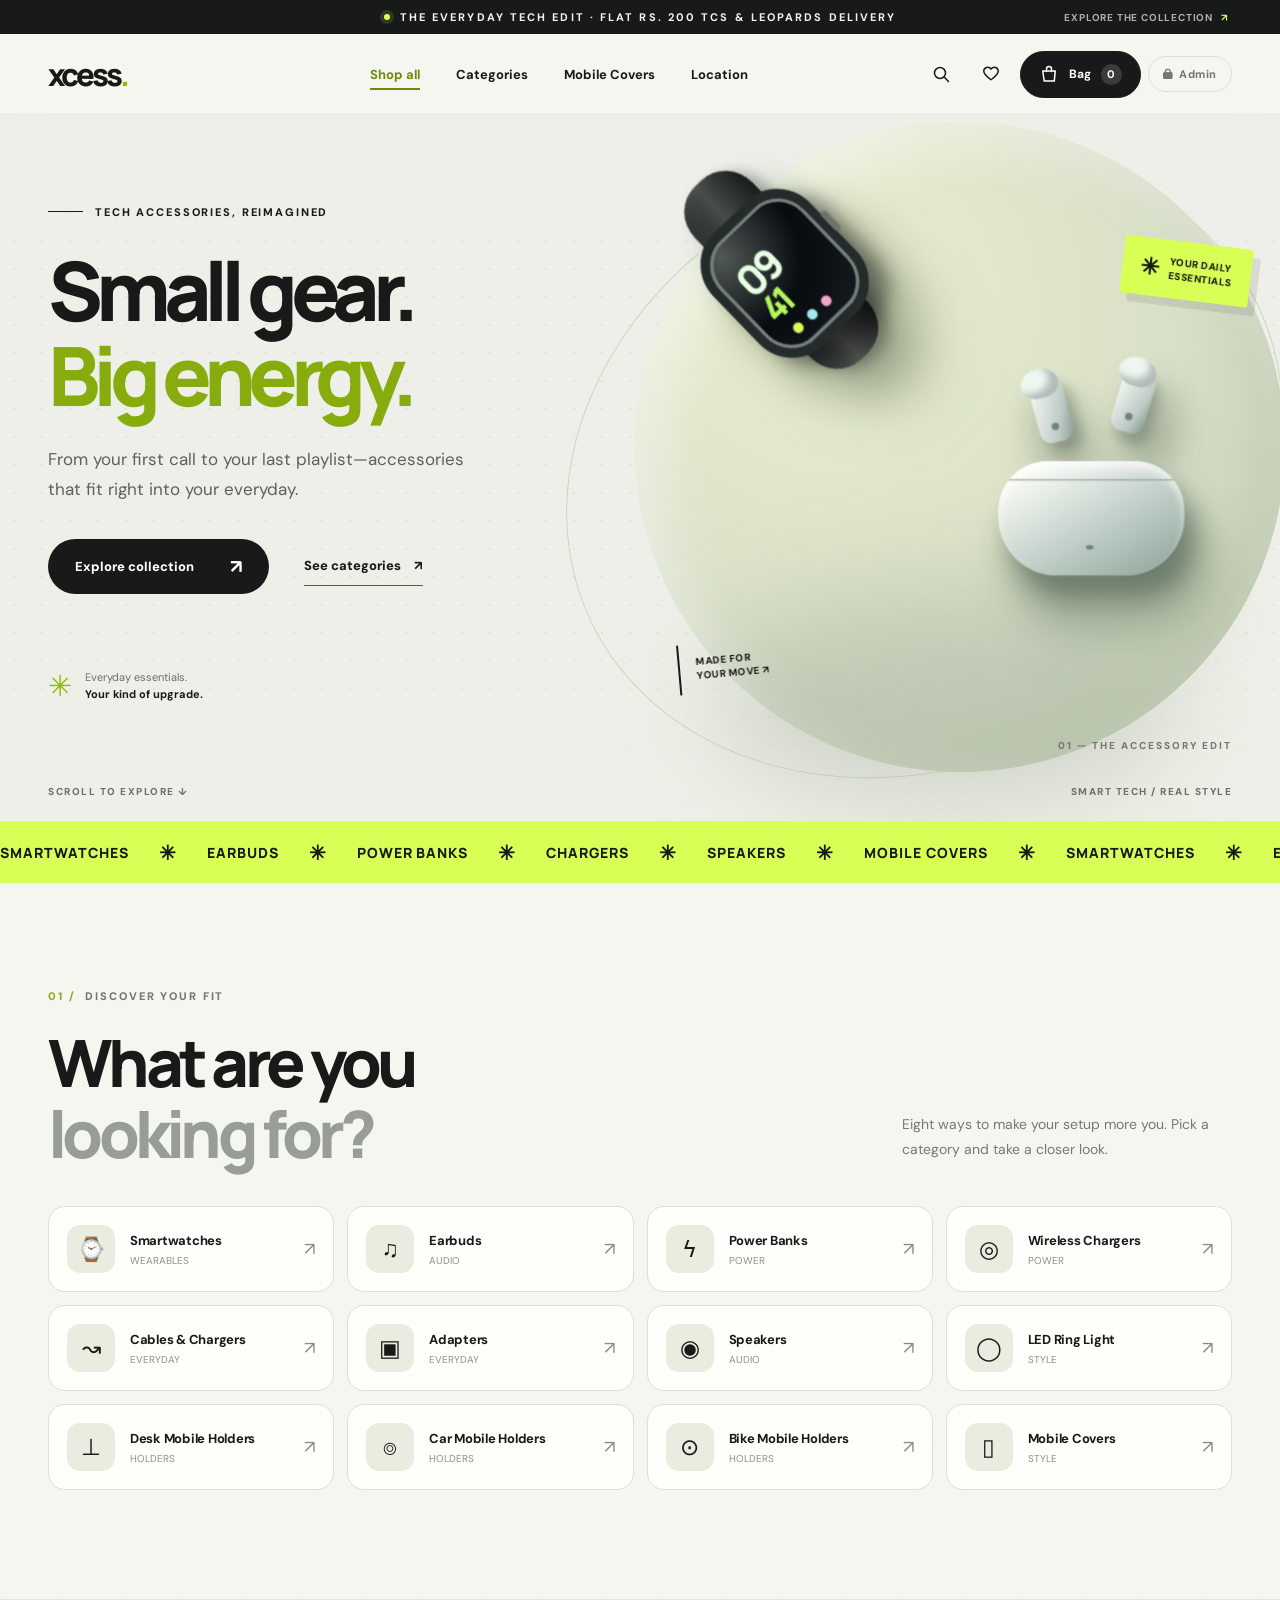
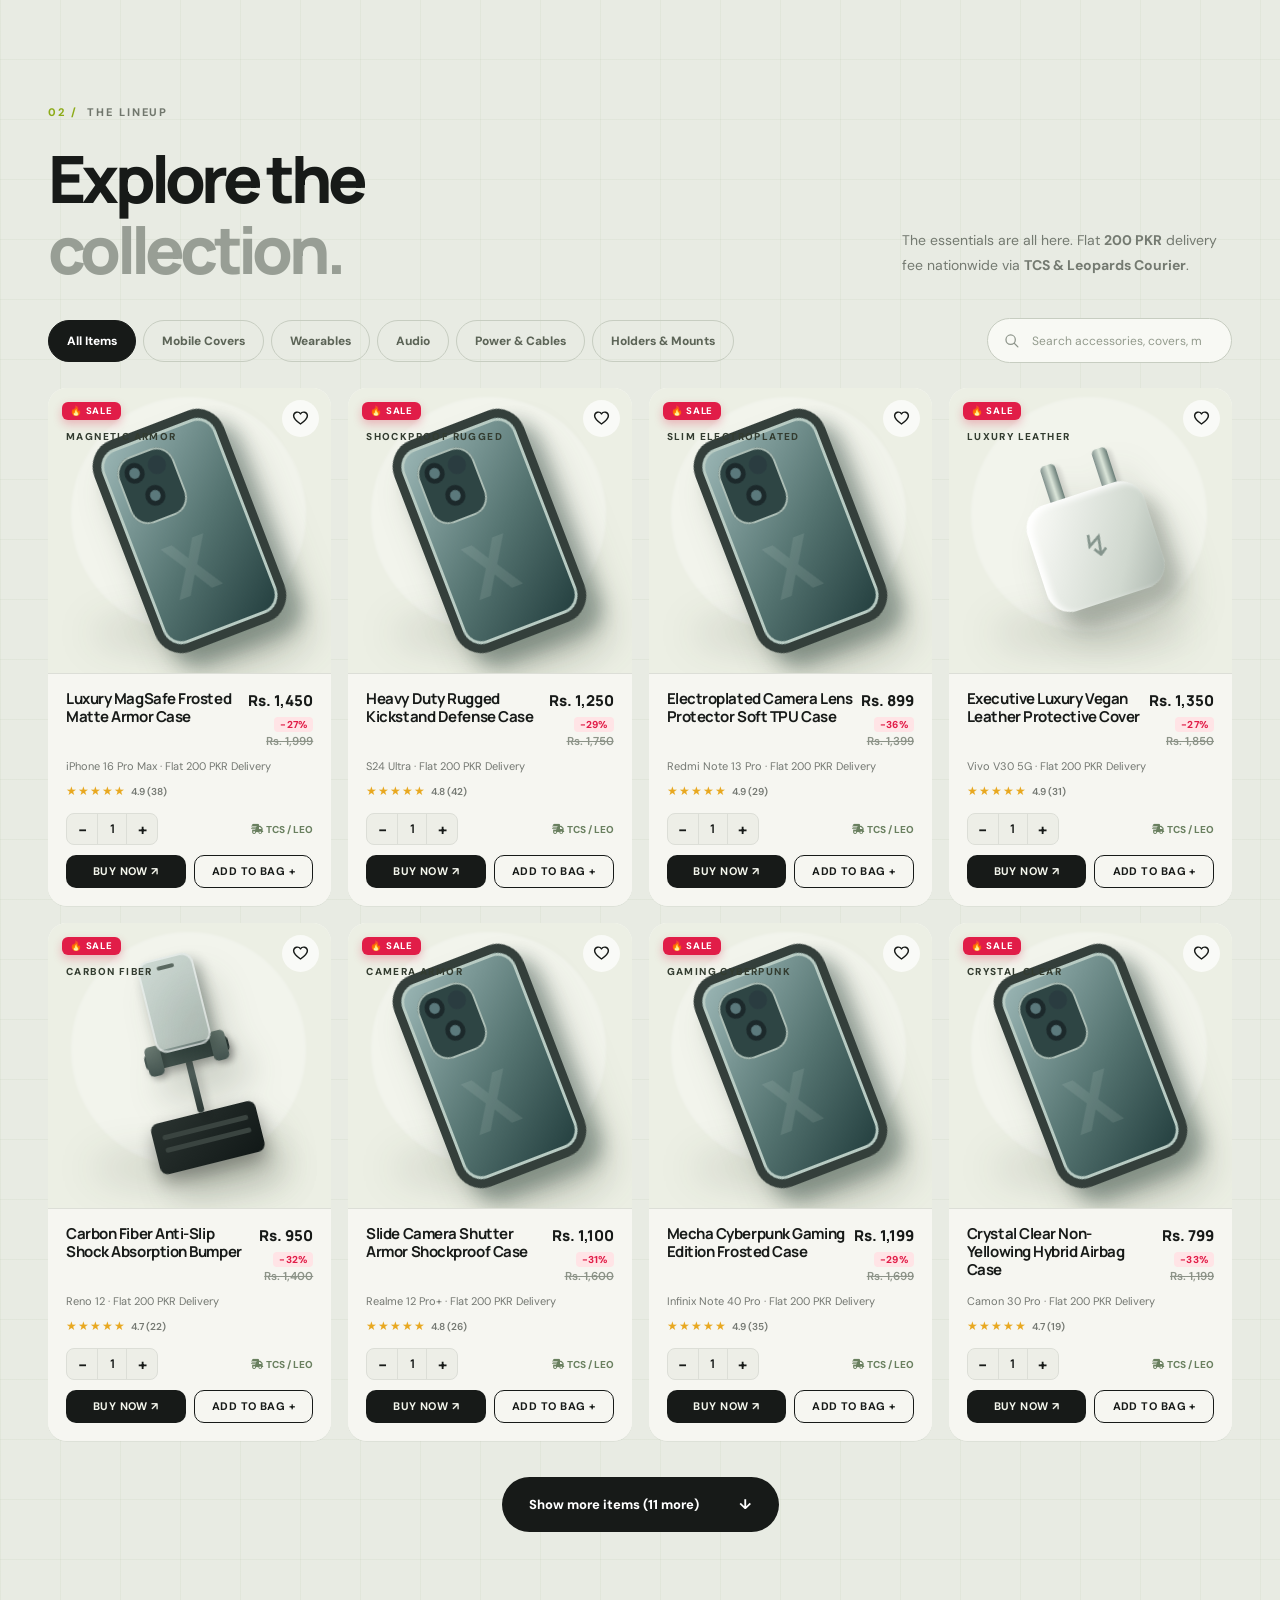
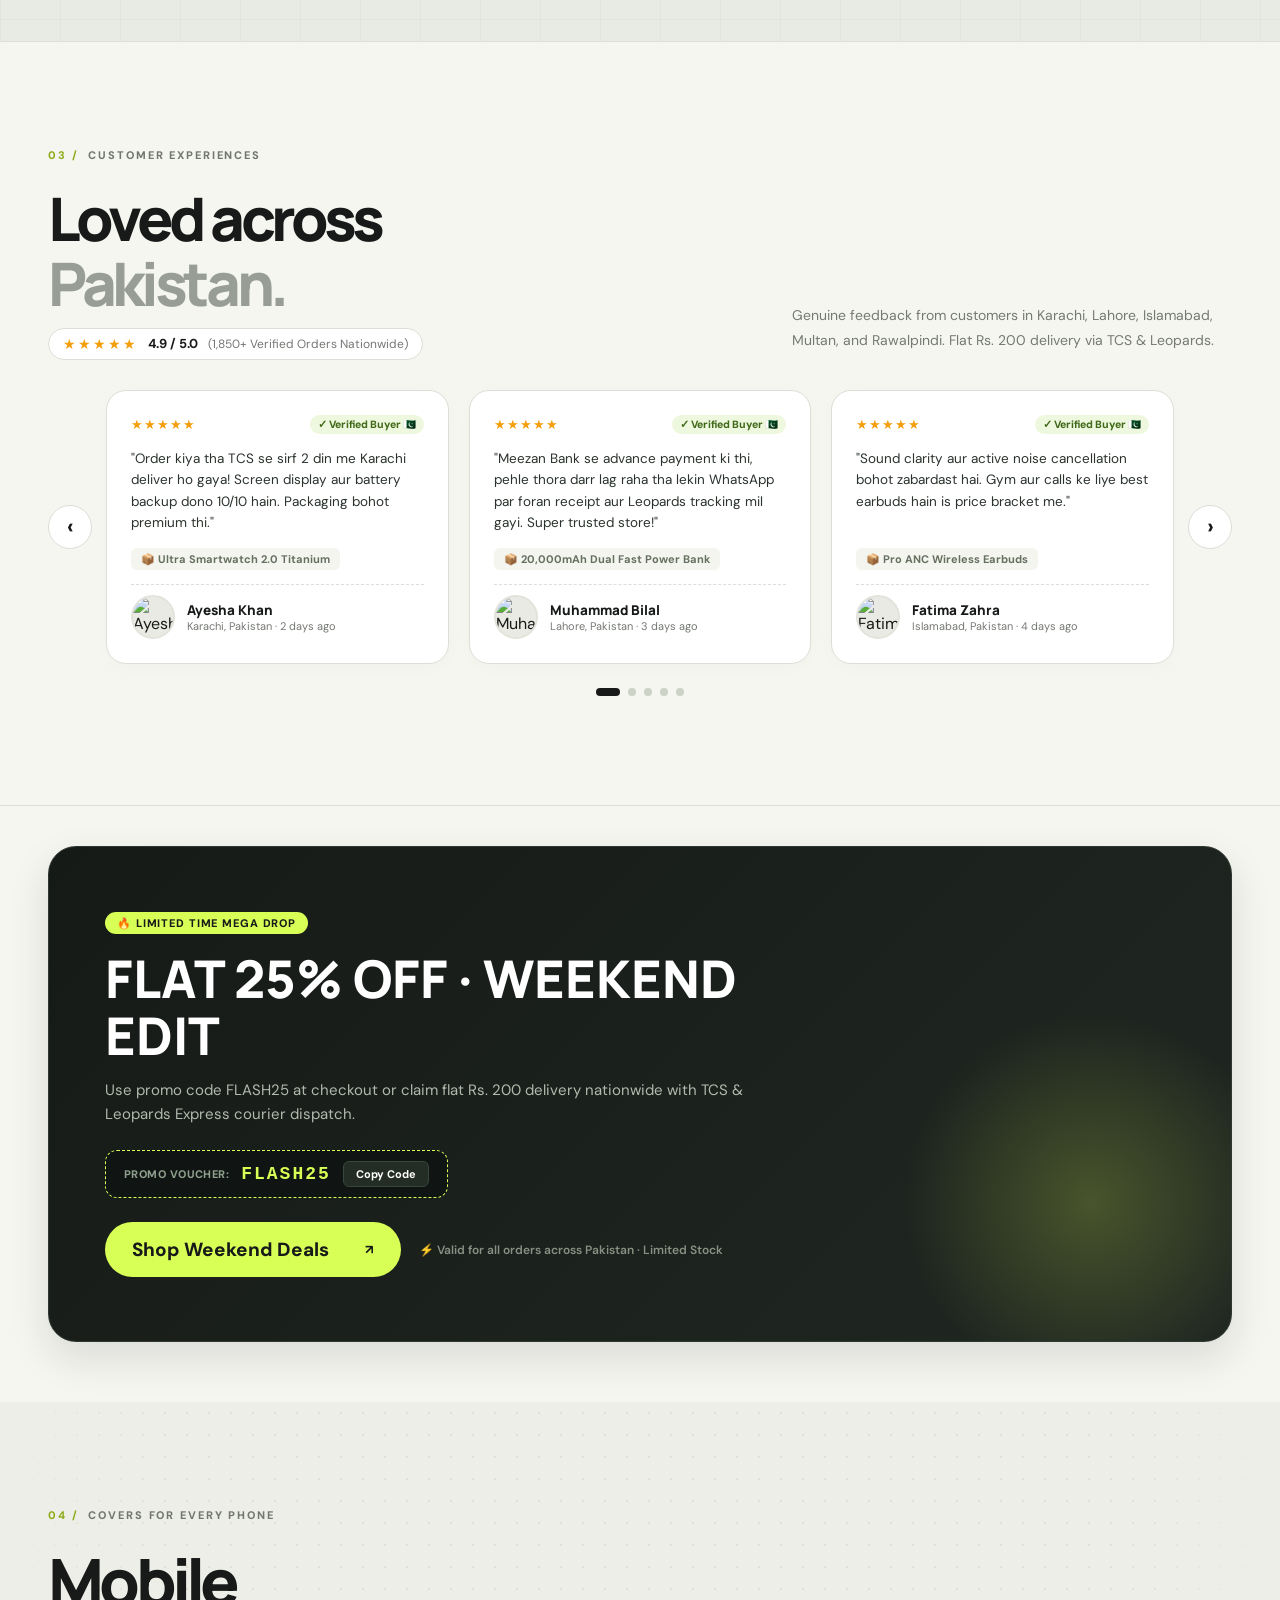
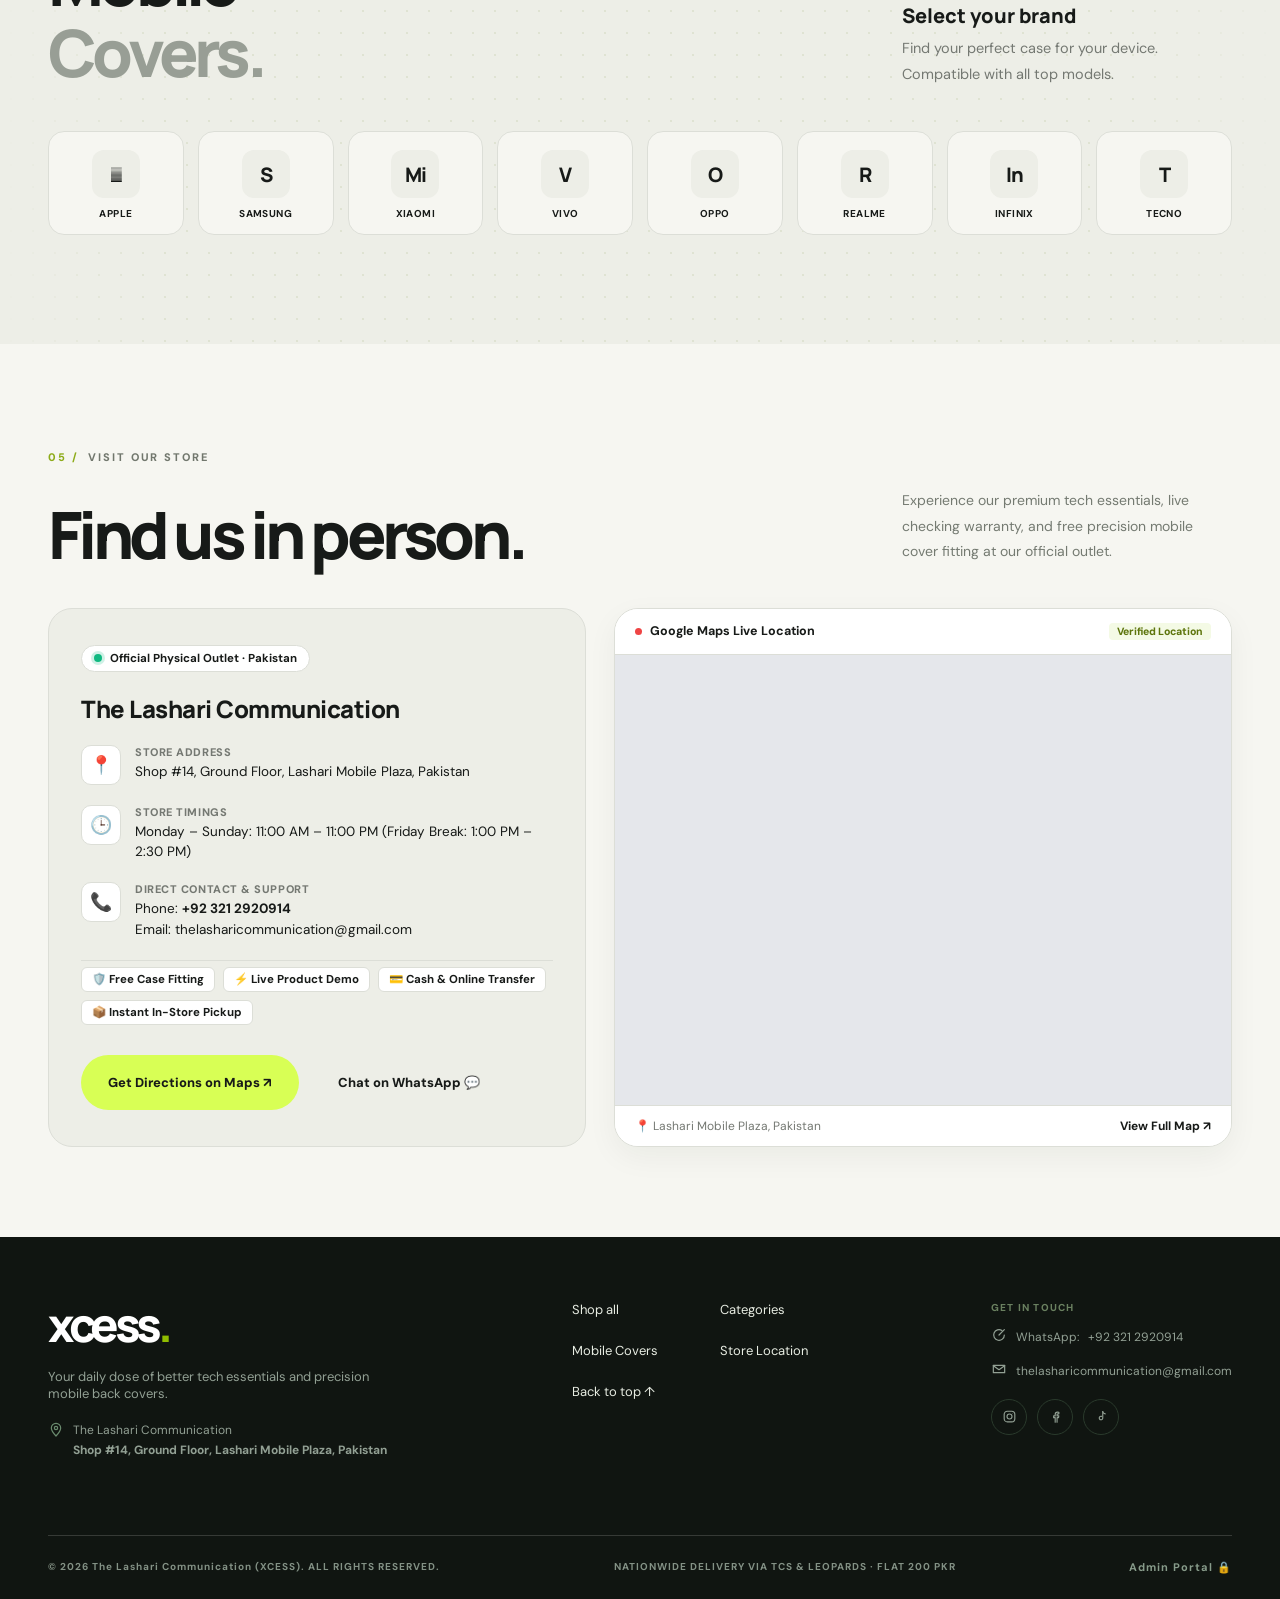
<file: index.html>
<!doctype html>
<html lang="en">
<head>
  <meta charset="UTF-8">
  <meta name="viewport" content="width=device-width, initial-scale=1">
  <meta name="theme-color" content="#171a18">
  <meta name="description" content="Discover smartwatches, earbuds, power banks, mobile covers, chargers, cables, adapters and speakers at The Lashari Communication (XCESS). Nationwide delivery across Pakistan.">
  <title>The Lashari Communication (XCESS) — Upgrade Your Everyday</title>

  <!-- Google Fonts: Manrope (Display) & DM Sans (Body) -->
  <link rel="preconnect" href="https://fonts.googleapis.com">
  <link rel="preconnect" href="https://fonts.gstatic.com" crossorigin>
  <link href="https://fonts.googleapis.com/css2?family=DM+Sans:ital,opsz,wght@0,9..40,400;0,9..40,500;0,9..40,600;0,9..40,700;1,9..40,400&family=Manrope:wght@400;500;600;700;800&display=swap" rel="stylesheet">

  <!-- Font Awesome Icons -->
  <link rel="stylesheet" href="https://cdnjs.cloudflare.com/ajax/libs/font-awesome/6.5.1/css/all.min.css">

  <!-- XCESS Design System Stylesheet -->
  <link rel="stylesheet" href="css/style.css">
</head>
<body>

  <!-- MOUSE-FOLLOW CURSOR GLOW -->
  <div id="cursor-glow" aria-hidden="true"></div>

  <!-- TOAST NOTIFICATION -->
  <div class="toast" id="toast" role="status" aria-live="polite"></div>

    <a class="skip-link" href="#collection">Skip to collection</a>

  <!-- ANNOUNCEMENT BAR -->
  <div class="topbar" id="topAnnouncementBar">
    <span class="pulse"></span>
    <span id="announcementCustomText">THE EVERYDAY TECH EDIT · FLAT RS. 200 TCS &amp; LEOPARDS DELIVERY</span>
    <span class="topbar-right">
      EXPLORE THE COLLECTION
      <span aria-hidden="true">↗</span>
    </span>
  </div>

  <!-- HEADER -->
  <header class="site-header" id="top">
    <div class="header-inner wrap">
      <a href="#top" class="brand" aria-label="XCESS home">
        xcess<span class="brand-dot">.</span>
      </a>

      <nav class="desktop-nav" aria-label="Main navigation">
        <a href="#collection" class="is-current">Shop all</a>
        <a href="#categories">Categories</a>
        <a href="#brands">Mobile Covers</a>
        <a href="#locationSection">Location</a>
        <a href="#about">Our vibe</a>
      </nav>

      <div class="header-actions">
        <!-- SEARCH -->
        <button id="searchToggle" class="icon-button" aria-label="Search collection" title="Search">
          <svg viewBox="0 0 24 24" aria-hidden="true">
            <circle cx="10.8" cy="10.8" r="6.6"/>
            <path d="m16 16 5 5"/>
          </svg>
        </button>

        <!-- WISHLIST -->
        <button id="favoritesToggle" class="icon-button fav-button" aria-label="Show saved favorites" title="Saved favorites">
          <svg viewBox="0 0 24 24" aria-hidden="true">
            <path d="M20.7 8.5c0 4.3-8.7 10.4-8.7 10.4S3.3 12.8 3.3 8.5A4.7 4.7 0 0 1 12 6.2a4.7 4.7 0 0 1 8.7 2.3Z"/>
          </svg>
          <span id="favoritesCount" class="count-badge" hidden>0</span>
        </button>

        <!-- SHOPPING BAG -->
        <button id="bagToggle" class="bag-button" aria-label="Open shopping bag">
          <svg viewBox="0 0 24 24" aria-hidden="true">
            <path d="M4.5 8.5h15l-1.2 12h-12l-1.8-12Z"/>
            <path d="M9 9V6a3 3 0 0 1 6 0v3"/>
          </svg>
          <span>Bag</span>
          <span class="bag-count" id="headerBagCount">0</span>
        </button>

        <!-- ADMIN PANEL BUTTON -->
        <button class="admin-header-btn" onclick="AdminController.promptLogin()" title="Store Admin">
          <i class="fa-solid fa-lock"></i> Admin
        </button>

        <!-- MOBILE MENU -->
        <button class="menu-button" id="menuToggle" aria-label="Open menu" aria-expanded="false">
          <span></span>
          <span></span>
        </button>
      </div>
    </div>

    <!-- MOBILE NAVIGATION -->
    <nav id="mobileNav" class="mobile-nav" aria-label="Mobile navigation" hidden>
      <a href="#collection">Shop all</a>
      <a href="#categories">Categories</a>
      <a href="#brands">Mobile Covers</a>
      <a href="#locationSection">Store Location</a>
      <a href="#about">Our vibe</a>
    </nav>
  </header>

  <main>
    <!-- HERO SECTION -->
    <section class="hero" id="heroSection" aria-labelledby="heroHeading">
      <div class="wrap hero-grid">
        <div class="hero-copy">
          <div class="eyebrow">
            <span class="eyebrow-line"></span>
            TECH ACCESSORIES, REIMAGINED
          </div>
          <h1 id="heroHeading">
            Small gear.<br>
            <em>Big energy.</em>
          </h1>
          <p>
            From your first call to your last playlist—accessories
            that fit right into your everyday.
          </p>
          <div class="hero-cta">
            <a class="button button-dark" href="#collection">
              Explore collection
              <span>↗</span>
            </a>
            <a class="text-link" href="#categories">
              See categories
              <span>↗</span>
            </a>
          </div>
          <div class="hero-note">
            <span class="mini-star">✳</span>
            <span>
              Everyday essentials.<br>
              <strong>Your kind of upgrade.</strong>
            </span>
          </div>
        </div>

        <!-- 3D PRODUCT ILLUSTRATIONS STAGE -->
        <div class="hero-stage" aria-label="Decorative smartwatch and earbuds illustrations">
          <div class="orbit orbit-one"></div>
          <div class="orbit orbit-two"></div>
          <div class="hero-disc"></div>
          <div class="hero-glow"></div>

          <!-- Pure CSS 3D Floating Watch -->
          <div class="hero-product hero-watch" id="heroWatch">
            <div class="art-root">
              <div class="art-object watch-object">
                <div class="watch-strap"></div>
                <div class="watch-face">
                  <div class="watch-time">09<span>41</span></div>
                  <div class="watch-dot"></div>
                </div>
              </div>
            </div>
          </div>

          <!-- Pure CSS 3D Floating Earbuds -->
          <div class="hero-product hero-earbuds" id="heroEarbuds">
            <div class="art-root">
              <div class="art-object buds-object">
                <div class="earbud one"></div>
                <div class="earbud two"></div>
                <div class="buds-case"></div>
              </div>
            </div>
          </div>

          <div class="hero-sticker sticker-top">
            <span>✳</span>
            YOUR DAILY<br>
            ESSENTIALS
          </div>
          <div class="hero-sticker sticker-bottom">
            MADE FOR<br>
            <strong>YOUR MOVE ↗</strong>
          </div>
          <div class="hero-bottom-label">
            01 — THE ACCESSORY EDIT
          </div>
        </div>
      </div>

      <div class="hero-index wrap">
        <span>SCROLL TO EXPLORE ↓</span>
        <span>SMART TECH / REAL STYLE</span>
      </div>
    </section>

    <!-- SCROLLING CATEGORY TICKER -->
    <div class="ticker" aria-label="Product categories">
      <div class="ticker-track" aria-hidden="true">
        SMARTWATCHES <span>✳</span>
        EARBUDS <span>✳</span>
        POWER BANKS <span>✳</span>
        CHARGERS <span>✳</span>
        SPEAKERS <span>✳</span>
        MOBILE COVERS <span>✳</span>
        SMARTWATCHES <span>✳</span>
        EARBUDS <span>✳</span>
        POWER BANKS <span>✳</span>
        CHARGERS <span>✳</span>
        SPEAKERS <span>✳</span>
        MOBILE COVERS <span>✳</span>
      </div>
      <div class="ticker-track" aria-hidden="true">
        SMARTWATCHES <span>✳</span>
        EARBUDS <span>✳</span>
        POWER BANKS <span>✳</span>
        CHARGERS <span>✳</span>
        SPEAKERS <span>✳</span>
        MOBILE COVERS <span>✳</span>
        SMARTWATCHES <span>✳</span>
        EARBUDS <span>✳</span>
        POWER BANKS <span>✳</span>
        CHARGERS <span>✳</span>
        SPEAKERS <span>✳</span>
        MOBILE COVERS <span>✳</span>
      </div>
    </div>

    <!-- CATEGORIES SECTION -->
    <section class="categories-section section-space wrap" id="categories">
      <div class="section-kicker">
        <span class="section-number">01 /</span>
        DISCOVER YOUR FIT
      </div>
      <div class="section-heading-row">
        <h2>
          What are you<br>
          <span class="muted">looking for?</span>
        </h2>
        <p>
          Eight ways to make your setup more you.
          Pick a category and take a closer look.
        </p>
      </div>

      <!-- Categories 12 Tiles -->
      <div class="category-strip" id="categoryStrip">
        <button class="category-tile reveal in-view" data-category="smartwatches">
          <span class="category-icon" aria-hidden="true">⌚</span>
          <span>
            <strong>Smartwatches</strong>
            <small>Wearables</small>
          </span>
          <span class="arrow" aria-hidden="true">↗</span>
        </button>

        <button class="category-tile reveal in-view" data-category="earbuds">
          <span class="category-icon" aria-hidden="true">♫</span>
          <span>
            <strong>Earbuds</strong>
            <small>Audio</small>
          </span>
          <span class="arrow" aria-hidden="true">↗</span>
        </button>

        <button class="category-tile reveal in-view" data-category="powerbanks">
          <span class="category-icon" aria-hidden="true">ϟ</span>
          <span>
            <strong>Power Banks</strong>
            <small>Power</small>
          </span>
          <span class="arrow" aria-hidden="true">↗</span>
        </button>

        <button class="category-tile reveal in-view" data-category="wirelesschargers">
          <span class="category-icon" aria-hidden="true">◎</span>
          <span>
            <strong>Wireless Chargers</strong>
            <small>Power</small>
          </span>
          <span class="arrow" aria-hidden="true">↗</span>
        </button>

        <button class="category-tile reveal in-view" data-category="cableschargers">
          <span class="category-icon" aria-hidden="true">↝</span>
          <span>
            <strong>Cables &amp; Chargers</strong>
            <small>Everyday</small>
          </span>
          <span class="arrow" aria-hidden="true">↗</span>
        </button>

        <button class="category-tile reveal in-view" data-category="adapters">
          <span class="category-icon" aria-hidden="true">▣</span>
          <span>
            <strong>Adapters</strong>
            <small>Everyday</small>
          </span>
          <span class="arrow" aria-hidden="true">↗</span>
        </button>

        <button class="category-tile reveal in-view" data-category="speakers">
          <span class="category-icon" aria-hidden="true">◉</span>
          <span>
            <strong>Speakers</strong>
            <small>Audio</small>
          </span>
          <span class="arrow" aria-hidden="true">↗</span>
        </button>

        <button class="category-tile reveal in-view" data-category="ringlight">
          <span class="category-icon" aria-hidden="true">◯</span>
          <span>
            <strong>LED Ring Light</strong>
            <small>Style</small>
          </span>
          <span class="arrow" aria-hidden="true">↗</span>
        </button>

        <button class="category-tile reveal in-view" data-category="deskholder">
          <span class="category-icon" aria-hidden="true">⊥</span>
          <span>
            <strong>Desk Mobile Holders</strong>
            <small>Holders</small>
          </span>
          <span class="arrow" aria-hidden="true">↗</span>
        </button>

        <button class="category-tile reveal in-view" data-category="carholder">
          <span class="category-icon" aria-hidden="true">⌾</span>
          <span>
            <strong>Car Mobile Holders</strong>
            <small>Holders</small>
          </span>
          <span class="arrow" aria-hidden="true">↗</span>
        </button>

        <button class="category-tile reveal in-view" data-category="bikeholder">
          <span class="category-icon" aria-hidden="true">⊙</span>
          <span>
            <strong>Bike Mobile Holders</strong>
            <small>Holders</small>
          </span>
          <span class="arrow" aria-hidden="true">↗</span>
        </button>

        <button class="category-tile reveal in-view" data-category="covers">
          <span class="category-icon" aria-hidden="true">▯</span>
          <span>
            <strong>Mobile Covers</strong>
            <small>Style</small>
          </span>
          <span class="arrow" aria-hidden="true">↗</span>
        </button>
      </div>
    </section>

    <!-- PRODUCTS COLLECTION -->
    <section class="collection-section section-space" id="collection">
      <div class="wrap">
        <div class="section-kicker">
          <span class="section-number">02 /</span>
          THE LINEUP
        </div>
        <div class="section-heading-row collection-heading">
          <h2>
            Explore the<br>
            <span class="muted">collection.</span>
          </h2>
          <p>
            The essentials are all here. Flat <strong>200 PKR</strong> delivery fee nationwide via <strong>TCS &amp; Leopards Courier</strong>.
          </p>
        </div>

        <!-- PRODUCT FILTERS & SEARCH -->
        <div class="collection-toolbar">
          <div class="filter-tabs" id="filters" role="group" aria-label="Filter products">
            <!-- Dynamically populated or interactive filters -->
          </div>

          <label class="search-field" id="searchField">
            <svg viewBox="0 0 24 24" aria-hidden="true">
              <circle cx="10.8" cy="10.8" r="6.6"/>
              <path d="m16 16 5 5"/>
            </svg>
            <input id="searchInput" type="search" placeholder="Search accessories, covers, models..." aria-label="Search accessories">
          </label>
        </div>

        <!-- PRODUCT CARDS INJECTED BY JS -->
        <div class="product-grid" id="productGrid"></div>

        <p class="empty-state" id="emptyState" hidden>
          No accessories found. Try a different search or filter.
        </p>

        <!-- SHOW MORE PRODUCTS BUTTON (2 Rows initially, then 3 more rows on click) -->
        <div id="loadMoreContainer">
          <button type="button" id="btnLoadMoreProducts" class="button button-dark">
            Show more items <span style="font-size:14px; margin-left:4px;">↓</span>
          </button>
        </div>
      </div>
    </section>

    <!-- CUSTOMER REVIEWS SECTION -->
    <section class="reviews-section section-space" id="reviewsSection">
      <div class="wrap">
        <div class="section-kicker">
          <span class="section-number">03 /</span>
          CUSTOMER EXPERIENCES
        </div>
        <div class="section-heading-row" style="margin-bottom:30px;">
          <div>
            <h2 style="font-size:clamp(36px, 5.5vw, 60px); margin:0;">
              Loved across<br>
              <span class="muted">Pakistan.</span>
            </h2>
            <div class="reviews-rating-banner">
              <div class="reviews-stars" aria-label="5 star rating">★★★★★</div>
              <strong>4.9 / 5.0</strong>
              <span>(1,850+ Verified Orders Nationwide)</span>
            </div>
          </div>
          <p style="max-width:440px;">
            Genuine feedback from customers in Karachi, Lahore, Islamabad, Multan, and Rawalpindi. Flat Rs. 200 delivery via TCS &amp; Leopards.
          </p>
        </div>

        <!-- CAROUSEL CONTROLS & REVIEWS CARDS (Auto-shuffled periodically) -->
        <div class="reviews-carousel-wrap">
          <button type="button" class="reviews-nav-btn prev-btn" id="prevReviewsBtn" aria-label="Previous reviews" title="Previous reviews">‹</button>
          <div class="reviews-grid" id="reviewsGrid"></div>
          <button type="button" class="reviews-nav-btn next-btn" id="nextReviewsBtn" aria-label="Next reviews" title="Next reviews">›</button>
        </div>

        <!-- INDICATOR DOTS -->
        <div class="reviews-dots" id="reviewsDots"></div>
      </div>
    </section>

    <!-- SPECIAL PROMO OFFER SECTION (Fully Editable in Admin) -->
    <section class="special-offer-section wrap" id="specialOfferSection">
      <div class="offer-card">
        <div class="offer-glow" aria-hidden="true"></div>
        <div class="offer-content">
          <span class="offer-badge" id="displayOfferTag">🔥 LIMITED TIME MEGA DROP</span>
          <h2 id="displayOfferTitle">FLAT 25% OFF · WEEKEND EDIT</h2>
          <p id="displayOfferDesc">Use promo code FLASH25 at checkout or claim flat Rs. 200 delivery nationwide with TCS &amp; Leopards Express courier dispatch.</p>
          
          <div class="offer-code-box">
            <span class="offer-code-label">PROMO VOUCHER:</span>
            <strong class="offer-code-val" id="displayOfferCode">FLASH25</strong>
            <button type="button" class="offer-copy-btn" id="btnCopyOfferCode" onclick="copyOfferPromoCode()">Copy Code</button>
          </div>

          <div class="offer-actions">
            <a href="#collection" class="button button-lime" id="displayOfferBtnLink">
              <span id="displayOfferBtnText">Shop Weekend Deals</span> ↗
            </a>
            <span class="offer-note" id="displayOfferNote">⚡ Valid for all orders across Pakistan · Limited Stock</span>
          </div>
        </div>
      </div>
    </section>

    <!-- ABOUT / EDITORIAL SECTION -->
    <section class="editorial-section" id="about" style="display:none;">
      <div class="wrap editorial-grid">
        <div class="editorial-art">
          <div class="editorial-loop"></div>
          <div class="editorial-dot">X.</div>
          <div class="editorial-word">
            EVERY<br>
            DAY.
          </div>
          <div class="editorial-corner">
            DESIGNED AROUND YOU ↗
          </div>
        </div>

        <div class="editorial-copy">
          <div class="section-kicker light-kicker">
            <span class="section-number">03 /</span>
            THE XCESS FEELING
          </div>
          <h2>
            Good tech.<br>
            <em>Better days.</em>
          </h2>
          <p>
            Power up, tune in, stay connected, and make your
            phone your own. Your everyday setup starts
            with the little things.
          </p>
          <a class="button button-lime" href="#collection">
            Find your essentials
            <span>↗</span>
          </a>
        </div>
      </div>
    </section>

    <!-- CLOSING SECTION -->
    <section class="closing-section wrap" id="closingSection" style="display:none;">
      <div class="closing-star">✳</div>
      <p>
        THE RIGHT ACCESSORY CHANGES THE WHOLE VIBE.
      </p>
      <h2>
        Make it yours<span>.</span>
      </h2>
      <a class="round-arrow" href="#collection" aria-label="Back to collection">
        ↗
      </a>
    </section>

    <!-- BRAND / MOBILE COVERS SECTION -->
    <section class="brand-section section-space" id="brands">
      <div class="wrap">
        <div class="section-kicker">
          <span class="section-number">04 /</span>
          COVERS FOR EVERY PHONE
        </div>
        <div class="section-heading-row brand-heading">
          <h2>
            Mobile<br>
            <span class="muted">Covers.</span>
          </h2>
          <div>
            <h3 style="font: 800 20px var(--display); color: var(--ink); margin: 0 0 6px;">Select your brand</h3>
            <p style="margin: 0; color: var(--muted); font-size: 14.5px;">
              Find your perfect case for your device. Compatible with all top models.
            </p>
          </div>
        </div>

        <div class="brand-grid" id="brandGrid">
          <div class="brand-card reveal in-view" data-brand="apple">
            <div class="brand-logo">
              <span class="brand-logo-text"></span>
            </div>
            <div class="brand-name">Apple</div>
          </div>
        
          <div class="brand-card reveal in-view" data-brand="samsung">
            <div class="brand-logo">
              <span class="brand-logo-text">S</span>
            </div>
            <div class="brand-name">Samsung</div>
          </div>
        
          <div class="brand-card reveal in-view" data-brand="xiaomi">
            <div class="brand-logo">
              <span class="brand-logo-text">Mi</span>
            </div>
            <div class="brand-name">Xiaomi</div>
          </div>
        
          <div class="brand-card reveal in-view" data-brand="vivo">
            <div class="brand-logo">
              <span class="brand-logo-text">V</span>
            </div>
            <div class="brand-name">Vivo</div>
          </div>
        
          <div class="brand-card reveal in-view" data-brand="oppo">
            <div class="brand-logo">
              <span class="brand-logo-text">O</span>
            </div>
            <div class="brand-name">Oppo</div>
          </div>
        
          <div class="brand-card reveal in-view" data-brand="realme">
            <div class="brand-logo">
              <span class="brand-logo-text">R</span>
            </div>
            <div class="brand-name">Realme</div>
          </div>
        
          <div class="brand-card reveal in-view" data-brand="infinix">
            <div class="brand-logo">
              <span class="brand-logo-text">In</span>
            </div>
            <div class="brand-name">Infinix</div>
          </div>
        
          <div class="brand-card reveal in-view" data-brand="tecno">
            <div class="brand-logo">
              <span class="brand-logo-text">T</span>
            </div>
            <div class="brand-name">Tecno</div>
          </div>
        </div>
      </div>
    </section>

    <!-- SHOP LOCATION / VISIT US SECTION -->
    <section class="location-section section-space" id="locationSection">
      <div class="wrap">
        <div class="section-kicker">
          <span class="section-number">05 /</span>
          VISIT OUR STORE
        </div>
        <div class="section-heading-row">
          <h2>
            <span id="displayLocationHeading">Find us in<br><span class="muted">person.</span></span>
          </h2>
          <p id="displayLocationDesc">
            Experience our premium tech essentials, live checking warranty, and free precision mobile cover fitting at our official outlet.
          </p>
        </div>

        <div class="location-grid">
          <!-- Left: Store Information Card -->
          <div class="location-info-card">
            <div class="location-badge">
              <span class="location-pulse"></span>
              Official Physical Outlet · Pakistan
            </div>

            <h3 class="location-store-title" id="displayLocationStoreTitle">The Lashari Communication</h3>
            
            <div class="location-detail-item">
              <div class="location-icon-box">📍</div>
              <div>
                <span class="location-detail-label">Store Address</span>
                <p class="location-detail-val shop-address-text" id="displayLocationAddress">
                  Shop #14, Ground Floor, Lashari Mobile Plaza, Pakistan
                </p>
              </div>
            </div>

            <div class="location-detail-item">
              <div class="location-icon-box">🕒</div>
              <div>
                <span class="location-detail-label">Store Timings</span>
                <p class="location-detail-val" id="displayLocationTimings">
                  <strong>Monday – Sunday:</strong> 11:00 AM – 11:00 PM<br>
                  <span style="color:var(--muted); font-size:12px;">(Friday Break: 1:00 PM – 2:30 PM)</span>
                </p>
              </div>
            </div>

            <div class="location-detail-item">
              <div class="location-icon-box">📞</div>
              <div>
                <span class="location-detail-label">Direct Contact &amp; Support</span>
                <p class="location-detail-val">
                  Phone: <strong class="shop-phone-text">+92 321 2920914</strong><br>
                  Email: <span class="shop-email-text">thelasharicommunication@gmail.com</span>
                </p>
              </div>
            </div>

            <div class="location-perks-row">
              <span class="location-perk-tag">🛡️ Free Case Fitting</span>
              <span class="location-perk-tag">⚡ Live Product Demo</span>
              <span class="location-perk-tag">💳 Cash &amp; Online Transfer</span>
              <span class="location-perk-tag">📦 Instant In-Store Pickup</span>
            </div>

            <div class="location-actions">
              <a id="shopMapLink" class="button button-lime" href="https://share.google/iiBvxUjHqCga5PFY1" target="_blank" rel="noopener">
                Get Directions on Maps ↗
              </a>
              <a class="button button-ghost shop-whatsapp-link" href="https://wa.me/923212920914" target="_blank" rel="noopener">
                Chat on WhatsApp 💬
              </a>
            </div>
          </div>

          <!-- Right: Interactive Google Map Card -->
          <div class="location-map-card">
            <div class="location-map-header">
              <div class="location-map-title">
                <span class="map-dot"></span>
                <span>Google Maps Live Location</span>
              </div>
              <span class="location-map-badge">Verified Location</span>
            </div>
            <div class="location-iframe-wrapper">
              <iframe 
                id="shopMapIframe"
                src="https://maps.google.com/maps?q=Shop%20%2314%2C%20Ground%20Floor%2C%20Lashari%20Mobile%20Plaza%2C%20Pakistan&t=&z=15&ie=UTF8&iwloc=&output=embed" 
                width="100%" 
                height="100%" 
                style="border:0;" 
                allowfullscreen="" 
                loading="lazy" 
                referrerpolicy="no-referrer-when-downgrade"
                title="Shop Physical Location Map">
              </iframe>
            </div>
            <div class="location-map-footer">
              <span>📍 Lashari Mobile Plaza, Pakistan</span>
              <a class="location-open-link" href="https://share.google/iiBvxUjHqCga5PFY1" target="_blank" rel="noopener">
                View Full Map ↗
              </a>
            </div>
          </div>
        </div>
      </div>
    </section>
  </main>

  <!-- FOOTER -->
  <footer class="site-footer">
    <div class="wrap footer-top">
      <div class="footer-about">
        <a class="brand footer-brand" href="#top">
          xcess<span class="brand-dot">.</span>
        </a>
        <p>Your daily dose of better tech essentials and precision mobile back covers.</p>
        <div class="footer-location">
          <span class="footer-location-icon" aria-hidden="true">
            <svg viewBox="0 0 24 24"><path d="M12 21s7-7.2 7-12a7 7 0 1 0-14 0c0 4.8 7 12 7 12Z"/><circle cx="12" cy="9" r="2.5"/></svg>
          </span>
          <span>The Lashari Communication<br><strong class="shop-address-text">Shop #14, Ground Floor, Lashari Mobile Plaza, Pakistan</strong></span>
        </div>
      </div>

      <div class="footer-links">
        <a href="#collection">Shop all</a>
        <a href="#categories">Categories</a>
        <a href="#brands">Mobile Covers</a>
        <a href="#locationSection">Store Location</a>
        <a href="#about">About</a>
        <a href="#top">Back to top ↑</a>
      </div>

      <div class="footer-contact">
        <span class="footer-contact-heading">Get in touch</span>
        <a class="footer-contact-link shop-whatsapp-link" href="https://wa.me/923212920914" target="_blank" rel="noopener">
          <span aria-hidden="true">
            <svg viewBox="0 0 24 24"><path d="M20 12a8 8 0 1 1-3.6-6.7"/><path d="M20 4 12 12"/></svg>
          </span>
          WhatsApp: <span class="shop-phone-text">+92 321 2920914</span>
        </a>
        <a class="footer-contact-link shop-email-link" href="mailto:thelasharicommunication@gmail.com">
          <span aria-hidden="true">
            <svg viewBox="0 0 24 24"><path d="M3.5 6.5h17v11h-17z"/><path d="m3.5 7 8.5 6 8.5-6"/></svg>
          </span>
          <span class="shop-email-text">thelasharicommunication@gmail.com</span>
        </a>

        <div class="footer-social">
          <a href="https://instagram.com/thelasharicommunication" id="footerInstaLink" target="_blank" rel="noopener" aria-label="Instagram" title="Instagram">
            <svg viewBox="0 0 24 24"><rect x="3.5" y="3.5" width="17" height="17" rx="5"/><circle cx="12" cy="12" r="4"/><circle cx="17.2" cy="6.8" r="0.6" fill="currentColor" stroke="none"/></svg>
          </a>
          <a href="https://facebook.com/thelasharicommunication" id="footerFbLink" target="_blank" rel="noopener" aria-label="Facebook" title="Facebook">
            <svg viewBox="0 0 24 24"><path d="M14.5 21v-7.2h2.4l.4-2.8h-2.8V9.1c0-.8.2-1.4 1.4-1.4h1.5V5.2A20 20 0 0 0 15 5c-2.1 0-3.5 1.3-3.5 3.6v2.4H9v2.8h2.5V21"/></svg>
          </a>
          <a href="https://tiktok.com/@thelasharicommunication" id="footerTiktokLink" target="_blank" rel="noopener" aria-label="TikTok" title="TikTok">
            <svg viewBox="0 0 24 24"><path d="M14 4v10.5a2.8 2.8 0 1 1-2-2.7"/><path d="M14 4c.3 2 1.8 3.5 4 3.8"/></svg>
          </a>
        </div>
      </div>
    </div>

    <div class="wrap footer-bottom">
      <span>
        &copy; <span id="year">2026</span> The Lashari Communication (XCESS). ALL RIGHTS RESERVED.
      </span>
      <span>
        NATIONWIDE DELIVERY VIA TCS &amp; LEOPARDS · FLAT 200 PKR
      </span>
      <span>
        <a href="portalsafe.html" style="color:#879b8a; text-decoration:none; font-size:11px;" title="Admin Portal Gateway">Admin Portal 🔒</a>
      </span>
    </div>
  </footer>

  <!-- PRODUCT QUICK VIEW DIALOG -->
  <dialog id="productDialog" class="site-dialog">
    <button class="dialog-close" data-close-dialog aria-label="Close details">&times;</button>
    <div id="dialogVisual" class="dialog-visual"></div>
    <div class="dialog-body">
      <span class="dialog-kicker" id="dialogCategory">XCESS COLLECTION</span>
      <h3 id="dialogTitle">Product Title</h3>
      <div style="display:flex; align-items:center; gap:12px; margin-bottom:12px;">
        <span style="font: 800 22px var(--display);" id="dialogPrice">Rs. 1,450</span>
        <span style="font-size: 13px; color: var(--muted); text-decoration: line-through;" id="dialogOldPrice">Rs. 1,999</span>
        <span style="font-size: 11px; background: var(--lime); color: var(--ink); padding: 2px 8px; border-radius: 4px; font-weight: 800;">Flat 200 PKR Delivery</span>
      </div>
      <p id="dialogDescription">Product description</p>
      <div class="dialog-note">
        <strong>Dispatch Partners:</strong> TCS Express &amp; Leopards Courier. Available in Cash on Delivery and Advance Payment.
      </div>
      <div style="display:grid; grid-template-columns: 1fr 1fr; gap:10px; margin-top:20px;">
        <button id="dialogBuyNowBtn" class="button button-dark" style="justify-content:center;">
          Buy Now <span>↗</span>
        </button>
        <button id="dialogAddCartBtn" class="button button-lime" style="justify-content:center;">
          Add to Bag <span>+</span>
        </button>
      </div>
    </div>
  </dialog>

  <!-- ORDER MODAL -->
  <dialog id="orderDialog" class="order-dialog">
    <div class="order-header">
      <h3>Place Your Order</h3>
      <button class="dialog-close" data-close-order aria-label="Close">&times;</button>
    </div>

    <div class="order-product-strip">
      <div class="order-product-art" id="orderArt"></div>
      <div style="flex:1;">
        <div class="order-product-name" id="orderProductName">Luxury Case</div>
        <div class="order-product-qty" id="orderProductQty">Qty: 1 · Rs. 1,450</div>
        <div style="font-size:11px; color:#6a8060; font-weight:700; margin-top:2px;">
          + Rs. 200 Delivery Fee (TCS / Leopards)
        </div>
      </div>
      <div style="text-align:right;">
        <div style="font-size:10px; color:var(--muted); text-transform:uppercase; font-weight:700;">Total</div>
        <strong id="orderTotalDisplay" style="font-family:var(--display); font-size:16px;">Rs. 1,650</strong>
      </div>
    </div>

    <form class="order-form" id="orderForm" novalidate>
      <div class="order-field">
        <label for="orderName">Your Full Name *</label>
        <input type="text" id="orderName" placeholder="e.g. Faizan Lashari" required>
      </div>

      <div class="order-field">
        <label for="orderPhone">Phone Number *</label>
        <input type="tel" id="orderPhone" placeholder="0300-1234567" required>
      </div>

      <div class="order-field">
        <label for="orderEmail">Email Address</label>
        <input type="email" id="orderEmail" placeholder="your@email.com">
      </div>

      <div class="order-field">
        <label for="orderAddress">Delivery Address *</label>
        <textarea id="orderAddress" placeholder="House/Flat #, Street, Area, City" required></textarea>
      </div>

      <div class="order-field">
        <label>Payment Method</label>
        <div class="payment-options">
          <div class="payment-option">
            <input type="radio" name="payment" id="payAdvance" value="Advance Payment" checked onchange="togglePaymentBox('advance')">
            <label for="payAdvance">
              <span class="pay-icon">💳</span>
              <span class="pay-title">Advance Payment</span>
              <span class="pay-sub">JazzCash / EasyPaisa / Bank Transfer</span>
            </label>
          </div>
          <div class="payment-option">
            <input type="radio" name="payment" id="payCOD" value="Cash on Delivery" onchange="togglePaymentBox('cod')">
            <label for="payCOD">
              <span class="pay-icon">💵</span>
              <span class="pay-title">Cash on Delivery</span>
              <span class="pay-sub">Pay when courier delivers</span>
            </label>
          </div>
        </div>

        <!-- Advance Bank Details Container -->
        <div class="advance-bank-details show" id="advanceBankDetails">
          <div style="display:flex; justify-content:space-between; align-items:center; margin-bottom:4px;">
            <span style="font-weight:700; color:var(--ink); font-size:11px; text-transform:uppercase; letter-spacing:0.04em;">Official Payment Accounts</span>
            <span style="font-size:10px; color:var(--muted); font-weight:600;">Click to copy number</span>
          </div>
          <div id="advanceAccountsList" style="display:flex; flex-direction:column; gap:8px;">
            <!-- Dynamically populated with active accounts -->
          </div>
          <p style="font-size:10px; color:var(--muted); margin:4px 0 0; line-height:1.4;">
            Payment transfer karne ke baad screenshot WhatsApp (<a href="https://wa.me/923212920914" target="_blank" class="shop-whatsapp-link" style="color:var(--ink); font-weight:700;"><span class="shop-phone-text">+92 321 2920914</span></a>) par share karein.
          </p>
        </div>
      </div>

      <button type="submit" class="order-submit">
        Confirm Order ↗
      </button>
    </form>

    <div class="order-success" id="orderSuccess">
      <div class="order-success-icon">✓</div>
      <h3>Order Placed!</h3>
      <p>Shukriya! Aapka order receive ho gaya hai. Hamari team jald hi aap se contact karegi aur parcel dispatch karegi.</p>
      <button class="button button-dark" data-close-order>
        Keep exploring <span>↗</span>
      </button>
    </div>
  </dialog>

  <!-- SHOPPING BAG DIALOG -->
  <dialog id="bagDialog" class="site-dialog bag-dialog">
    <button class="dialog-close" data-close-bag aria-label="Close bag">&times;</button>
    <div class="bag-dialog-content">
      <span class="bag-icon">◌</span>
      <span class="dialog-kicker">YOUR SHOPPING BAG</span>
      <h3>Your Bag</h3>

      <div class="bag-items-list" id="bagItemsList">
        <!-- Dynamically injected cart items -->
      </div>

      <div id="bagSummaryBox">
        <div class="bag-summary-row">
          <span>Subtotal</span>
          <span id="bagSubtotal">Rs. 0</span>
        </div>
        <div class="bag-summary-row">
          <span>Delivery (TCS / Leopards)</span>
          <span id="bagDelivery">Rs. 200 PKR</span>
        </div>
        <div class="bag-summary-row bag-summary-total">
          <span>Grand Total</span>
          <span id="bagGrandTotal">Rs. 0</span>
        </div>
        <button id="bagCheckoutBtn" class="button button-dark" style="width:100%; justify-content:center; margin-top:16px;">
          Proceed to Order <span>↗</span>
        </button>
      </div>

      <div id="bagEmptyView" style="display:none; padding: 20px 0;">
        <p>Your bag is currently empty.</p>
        <button class="button button-dark" data-close-bag style="margin-top:10px;">
          Explore collection <span>↗</span>
        </button>
      </div>
    </div>
  </dialog>

  <!-- STORE SCRIPTS -->
  <script src="js/data.js"></script>
  <script src="js/app.js"></script>
</body>
</html>
</file>
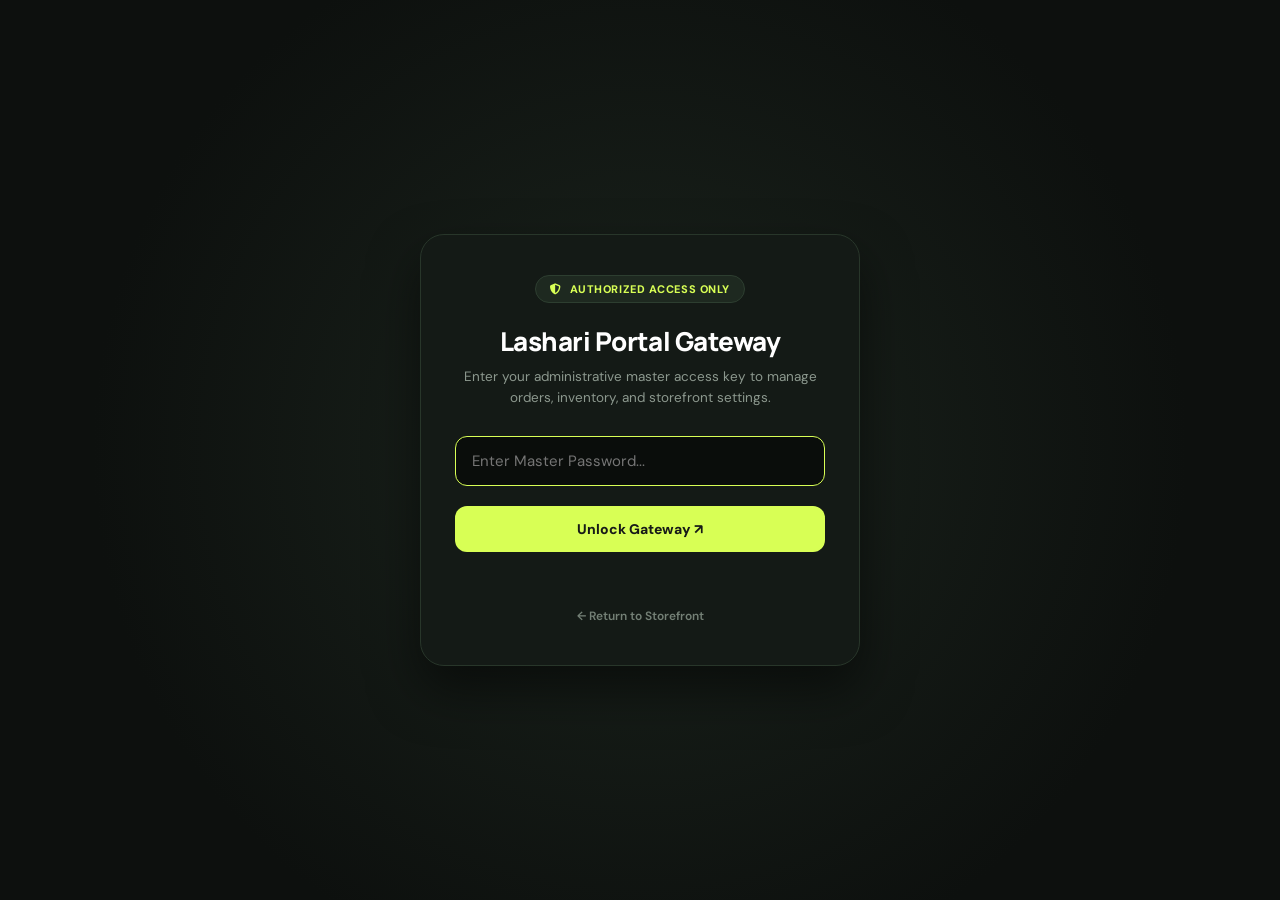
<file: portalsafe.html>
<!DOCTYPE html>
<html lang="en">
<head>
  <meta charset="UTF-8">
  <meta name="viewport" content="width=device-width, initial-scale=1.0">
  <title>Lashari Portal Gateway</title>
  <meta name="robots" content="noindex, nofollow">
  <link rel="preconnect" href="https://fonts.googleapis.com">
  <link rel="preconnect" href="https://fonts.gstatic.com" crossorigin>
  <link href="https://fonts.googleapis.com/css2?family=DM+Sans:ital,opsz,wght@0,9..40,100..1000;1,9..40,100..1000&family=Manrope:wght@200..800&display=swap" rel="stylesheet">
  <link rel="stylesheet" href="https://cdnjs.cloudflare.com/ajax/libs/font-awesome/6.5.1/css/all.min.css">
  <link rel="stylesheet" href="css/style.css">
  <style>
    body {
      background: #0d100e;
      color: #f2f5eb;
      min-height: 100vh;
      margin: 0;
      font-family: var(--font, 'DM Sans', sans-serif);
    }
    .portal-lock-wrap {
      min-height: 100vh;
      display: grid;
      place-items: center;
      padding: 24px;
      background: radial-gradient(circle at center, #1b241d 0%, #0d100e 70%);
    }
    .portal-card {
      background: #141a16;
      border: 1px solid #28362a;
      border-radius: 24px;
      padding: 40px 34px;
      width: 100%;
      max-width: 440px;
      box-shadow: 0 24px 50px rgba(0, 0, 0, 0.5);
      text-align: center;
    }
    .portal-badge {
      display: inline-flex;
      align-items: center;
      gap: 8px;
      background: #1e2920;
      color: var(--lime, #d8ff55);
      padding: 6px 14px;
      border-radius: 999px;
      font-size: 11px;
      font-weight: 800;
      letter-spacing: 0.05em;
      text-transform: uppercase;
      margin-bottom: 20px;
      border: 1px solid #2d3e30;
    }
    .portal-title {
      font: 800 26px var(--display, 'Manrope', sans-serif);
      color: #fff;
      margin: 0 0 8px;
      letter-spacing: -0.02em;
    }
    .portal-desc {
      color: #8c988e;
      font-size: 13.5px;
      margin: 0 0 28px;
      line-height: 1.5;
    }
    .portal-input-box {
      position: relative;
      margin-bottom: 20px;
    }
    .portal-input {
      width: 100%;
      background: #0a0d0b;
      border: 1.5px solid #2d3b2f;
      color: #fff;
      padding: 14px 16px;
      border-radius: 12px;
      font-size: 15px;
      font-family: inherit;
      box-sizing: border-box;
      outline: none;
      transition: border-color .2s;
    }
    .portal-input:focus {
      border-color: var(--lime, #d8ff55);
    }
    .portal-submit-btn {
      width: 100%;
      background: var(--lime, #d8ff55);
      color: #171a18;
      border: none;
      padding: 14px 20px;
      border-radius: 12px;
      font-size: 14px;
      font-weight: 800;
      cursor: pointer;
      transition: transform .2s, background .2s;
      font-family: inherit;
    }
    .portal-submit-btn:hover {
      transform: translateY(-2px);
      background: #cbf540;
    }
    .portal-msg {
      margin-top: 14px;
      font-size: 12px;
      font-weight: 600;
      min-height: 18px;
    }
    .portal-msg.error { color: #f87171; }
    .portal-msg.success { color: #4ade80; }
    .portal-back-link {
      display: inline-block;
      margin-top: 24px;
      color: #748076;
      font-size: 12px;
      text-decoration: none;
      font-weight: 600;
      transition: color .2s;
    }
    .portal-back-link:hover { color: #fff; }
    #adminDashboard { display: none; }
  </style>
</head>
<body>

  <!-- PORTAL GATEWAY AUTHENTICATION SCREEN -->
  <div class="portal-lock-wrap" id="portalLockScreen">
    <div class="portal-card">
      <div class="portal-badge">
        <i class="fa-solid fa-shield-halved"></i>
        Authorized Access Only
      </div>
      <h1 class="portal-title">Lashari Portal Gateway</h1>
      <p class="portal-desc">Enter your administrative master access key to manage orders, inventory, and storefront settings.</p>

      <form id="portalLoginForm" onsubmit="PortalAuth.handleLogin(event)">
        <div class="portal-input-box">
          <input 
            type="password" 
            id="portalPassInput" 
            class="portal-input" 
            placeholder="Enter Master Password..." 
            autocomplete="current-password" 
            required 
            autofocus
          >
        </div>
        <button type="submit" class="portal-submit-btn" id="portalSubmitBtn">
          Unlock Gateway ↗
        </button>
      </form>

      <div class="portal-msg" id="portalMsg"></div>

      <a href="index.html" class="portal-back-link">
        ← Return to Storefront
      </a>
    </div>
  </div>

  <!-- ==========================================================================
       AUTHENTICATED ADMIN DASHBOARD
       ========================================================================== -->
  <div id="adminDashboard" style="padding:40px 20px; background:#111412; min-height:100vh; color:#f2f5eb;">
    <div class="wrap">
      <div style="display:flex; justify-content:space-between; align-items:center; border-bottom:1px solid #232c25; padding-bottom:20px; margin-bottom:30px; flex-wrap:wrap; gap:16px;">
        <div style="display:flex; align-items:center; gap:16px;">
          <h2 style="font:800 24px var(--display); margin:0; color:#fff;">XCESS Store Admin</h2>
          <span style="font-size:11px; background:var(--lime); color:var(--ink); padding:2px 8px; border-radius:4px; font-weight:800;">MASTER CONTROL</span>
        </div>
        <div style="display:flex; gap:10px; flex-wrap:wrap; align-items:center;">
          <button type="button" class="admin-nav-btn active" data-tab="overview" onclick="AdminController.switchTab('overview')">Overview</button>
          <button type="button" class="admin-nav-btn" data-tab="orders" onclick="AdminController.switchTab('orders')">Orders</button>
          <button type="button" class="admin-nav-btn" data-tab="products" onclick="AdminController.switchTab('products')">Products</button>
          <button type="button" class="admin-nav-btn" data-tab="coupons" onclick="AdminController.switchTab('coupons')">Coupons</button>
          <button type="button" class="admin-nav-btn" data-tab="accounts" onclick="AdminController.switchTab('accounts')">Payment Accounts</button>
          <button type="button" class="admin-nav-btn" data-tab="settings" onclick="AdminController.switchTab('settings')">Settings</button>
          <a href="index.html" target="_blank" class="admin-btn admin-btn-secondary" style="text-decoration:none; display:inline-flex; align-items:center; gap:6px;">
            <span>Storefront ↗</span>
          </a>
          <button type="button" class="admin-btn admin-btn-danger" onclick="PortalAuth.logout()" style="cursor:pointer;">
            Logout ⏻
          </button>
        </div>
      </div>

      <!-- Tab: Overview -->
      <div class="admin-tab-section active" id="adminTab-overview">
        <div style="display:grid; grid-template-columns:repeat(auto-fit, minmax(200px, 1fr)); gap:16px; margin-bottom:32px;">
          <div style="background:#19201a; border:1px solid #263328; border-radius:18px; padding:20px;">
            <span style="color:#879b8a; font-size:11px; font-weight:700; text-transform:uppercase;">Total Sales</span>
            <div id="statTotalSales" style="font:800 28px var(--display); color:var(--lime); margin-top:6px;">Rs. 0</div>
          </div>
          <div style="background:#19201a; border:1px solid #263328; border-radius:18px; padding:20px;">
            <span style="color:#879b8a; font-size:11px; font-weight:700; text-transform:uppercase;">Total Orders</span>
            <div id="statTotalOrders" style="font:800 28px var(--display); color:#fff; margin-top:6px;">0</div>
          </div>
          <div style="background:#19201a; border:1px solid #263328; border-radius:18px; padding:20px;">
            <span style="color:#879b8a; font-size:11px; font-weight:700; text-transform:uppercase;">Products in Store</span>
            <div id="statTotalProducts" style="font:800 28px var(--display); color:#fff; margin-top:6px;">0</div>
          </div>
          <div style="background:#19201a; border:1px solid #263328; border-radius:18px; padding:20px;">
            <span style="color:#879b8a; font-size:11px; font-weight:700; text-transform:uppercase;">Pending Orders</span>
            <div id="statPendingOrders" style="font:800 28px var(--display); color:#f59e0b; margin-top:6px;">0</div>
          </div>
        </div>

        <!-- Quick Store Info Editor Directly in Overview -->
        <div style="background:#19201a; border:1px solid #263328; border-radius:18px; padding:24px; margin-bottom:28px;">
          <div style="display:flex; justify-content:space-between; align-items:center; margin-bottom:16px; flex-wrap:wrap; gap:12px;">
            <div>
              <h3 style="font:800 18px var(--display); margin:0; color:#fff;">Store Contact &amp; Physical Address</h3>
              <p style="color:#879b8a; font-size:12px; margin:4px 0 0;">Yahan se shop address, email aur WhatsApp number direct edit karein.</p>
            </div>
            <button type="button" class="button button-lime" onclick="AdminController.saveQuickContact()" style="padding:8px 18px; font-size:12px;">Save Quick Info ↗</button>
          </div>
          <div style="display:grid; grid-template-columns:repeat(auto-fit, minmax(220px, 1fr)); gap:14px;">
            <div class="order-field">
              <label style="color:#879b8a; font-size:11px; font-weight:700;">Physical Shop Address</label>
              <input type="text" id="quickShopAddress" style="background:#111412; border:1px solid #28332a; color:#fff; border-radius:8px; padding:10px;">
            </div>
            <div class="order-field">
              <label style="color:#879b8a; font-size:11px; font-weight:700;">Customer Support Email</label>
              <input type="email" id="quickShopEmail" style="background:#111412; border:1px solid #28332a; color:#fff; border-radius:8px; padding:10px;">
            </div>
            <div class="order-field">
              <label style="color:#879b8a; font-size:11px; font-weight:700;">Phone Number</label>
              <input type="text" id="quickShopPhone" style="background:#111412; border:1px solid #28332a; color:#fff; border-radius:8px; padding:10px;">
            </div>
            <div class="order-field">
              <label style="color:#879b8a; font-size:11px; font-weight:700;">WhatsApp Number (Without +)</label>
              <input type="text" id="quickShopWhatsapp" placeholder="923212920914" style="background:#111412; border:1px solid #28332a; color:#fff; border-radius:8px; padding:10px;">
            </div>
          </div>
        </div>

        <!-- Recent Orders Table Preview -->
        <div style="background:#19201a; border:1px solid #263328; border-radius:18px; padding:24px; overflow-x:auto;">
          <h3 style="font:800 18px var(--display); margin:0 0 16px; color:#fff;">Recent Orders</h3>
          <table style="width:100%; border-collapse:collapse; font-size:13px; text-align:left;">
            <thead>
              <tr style="border-bottom:1px solid #2c3a2f; color:#879b8a; font-size:11px; text-transform:uppercase;">
                <th style="padding:10px;">Order</th>
                <th style="padding:10px;">Customer</th>
                <th style="padding:10px;">Total</th>
                <th style="padding:10px;">Status</th>
                <th style="padding:10px;">Date</th>
              </tr>
            </thead>
            <tbody id="adminRecentOrdersTbody"></tbody>
          </table>
        </div>
      </div>

      <!-- Tab: Orders -->
      <div class="admin-tab-section" id="adminTab-orders">
        <div style="background:#19201a; border:1px solid #263328; border-radius:18px; padding:24px; overflow-x:auto;">
          <div style="display:flex; justify-content:space-between; align-items:center; flex-wrap:wrap; gap:12px; margin-bottom:16px;">
            <div>
              <h3 style="font:800 18px var(--display); margin:0; color:#fff;">Customer Orders</h3>
              <p id="adminOrdersCountText" style="color:#879b8a; font-size:12px; margin:4px 0 0;">Showing 0 of 0 orders</p>
            </div>
            <div style="display:flex; gap:10px; align-items:center; flex-wrap:wrap;">
              <select id="adminOrderStatusFilter" onchange="AdminController.filterOrdersByStatus(this.value)" style="background:#111412; border:1px solid #28332a; color:#fff; padding:8px 12px; border-radius:8px; font-size:12px;">
                <option value="all">All Statuses</option>
                <option value="pending">Pending</option>
                <option value="confirmed">Confirmed</option>
                <option value="shipped">Shipped</option>
                <option value="delivered">Delivered</option>
                <option value="cancelled">Cancelled</option>
              </select>
              <input type="text" id="adminOrderSearch" oninput="AdminController.searchOrders(this.value)" placeholder="Search orders..." style="background:#111412; border:1px solid #28332a; color:#fff; padding:8px 14px; border-radius:8px; font-size:12px;">
            </div>
          </div>
          <table style="width:100%; border-collapse:collapse; font-size:13px; text-align:left;">
            <thead>
              <tr style="border-bottom:1px solid #2c3a2f; color:#879b8a; font-size:11px; text-transform:uppercase;">
                <th style="padding:10px;">Order &amp; Courier</th>
                <th style="padding:10px;">Customer</th>
                <th style="padding:10px;">Items Ordered</th>
                <th style="padding:10px;">Total</th>
                <th style="padding:10px;">Payment Method</th>
                <th style="padding:10px;">Status</th>
                <th style="padding:10px; text-align:right;">Actions</th>
              </tr>
            </thead>
            <tbody id="adminOrdersTbody"></tbody>
          </table>
        </div>
      </div>

      <!-- Tab: Products -->
      <div class="admin-tab-section" id="adminTab-products">
        <div style="background:#19201a; border:1px solid #263328; border-radius:18px; padding:24px; margin-bottom:24px;">
          <div style="display:flex; justify-content:space-between; align-items:center; flex-wrap:wrap; gap:12px; margin-bottom:20px;">
            <div>
              <h3 style="font:800 18px var(--display); margin:0; color:#fff;">Store Products &amp; Pricing</h3>
              <p style="color:#879b8a; font-size:12px; margin:4px 0 0;">Product add karein, before &amp; current discount price set karein, aur "SALE" badge toggle karein.</p>
            </div>
            <div style="display:flex; gap:10px; align-items:center; flex-wrap:wrap;">
              <input type="text" id="adminProductSearch" oninput="AdminController.searchProducts(this.value)" placeholder="Search products..." style="background:#111412; border:1px solid #28332a; color:#fff; padding:8px 14px; border-radius:8px; font-size:12px;">
              <button type="button" class="admin-btn admin-btn-lime" onclick="AdminController.openProductForm()">+ Add New Product</button>
            </div>
          </div>

          <!-- Add / Edit Product Form Box -->
          <div id="adminProductFormBox" style="display:none; background:#111412; border:1px solid #2d3b2f; border-radius:14px; padding:22px; margin-bottom:24px;">
            <div style="display:flex; justify-content:space-between; align-items:center; margin-bottom:16px;">
              <h4 id="adminProductFormTitle" style="font:800 16px var(--display); color:var(--lime); margin:0;">Add New Product</h4>
              <button type="button" onclick="AdminController.closeProductForm()" style="background:none; border:none; color:#879b8a; font-size:20px; cursor:pointer;">&times;</button>
            </div>
            <form id="adminProductForm" onsubmit="AdminController.saveProduct(event)" style="display:grid; grid-template-columns:repeat(auto-fit, minmax(210px, 1fr)); gap:14px;">
              <input type="hidden" id="editProductId" value="">
              <div class="order-field" style="grid-column: 1 / -1;">
                <label style="color:#879b8a; font-size:11px; font-weight:700;">Product Title *</label>
                <input type="text" id="prodFormTitle" placeholder="e.g. Ultra Fast Qi2 Wireless Charger Stand" required style="background:#19201a; border:1px solid #28332a; color:#fff; border-radius:8px; padding:10px;">
              </div>
              <div class="order-field">
                <label style="color:#879b8a; font-size:11px; font-weight:700;">Category *</label>
                <select id="prodFormCategory" style="background:#19201a; border:1px solid #28332a; color:#fff; border-radius:8px; padding:10px;">
                  <option value="Smartwatch">Smartwatches</option>
                  <option value="Earbuds">Earbuds &amp; Audio</option>
                  <option value="Power Bank">Power Banks</option>
                  <option value="Charger">Fast Chargers</option>
                  <option value="Speaker">Bluetooth Speakers</option>
                  <option value="Mobile Cover">Mobile Covers</option>
                  <option value="Cables">Cables &amp; Adapters</option>
                  <option value="Holders">Mounts &amp; Holders</option>
                </select>
              </div>
              <div class="order-field">
                <label style="color:#879b8a; font-size:11px; font-weight:700;">Brand *</label>
                <select id="prodFormBrand" style="background:#19201a; border:1px solid #28332a; color:#fff; border-radius:8px; padding:10px;">
                  <option value="apple">Apple iPhone</option>
                  <option value="samsung">Samsung</option>
                  <option value="xiaomi">Xiaomi / Poco</option>
                  <option value="vivo">Vivo</option>
                  <option value="oppo">Oppo</option>
                  <option value="realme">Realme</option>
                  <option value="infinix">Infinix</option>
                  <option value="tecno">Tecno</option>
                  <option value="general">Universal Tech</option>
                </select>
              </div>
              <div class="order-field">
                <label style="color:#879b8a; font-size:11px; font-weight:700;">Current Selling Price (PKR) *</label>
                <input type="number" id="prodFormPrice" placeholder="e.g. 1850" min="1" required style="background:#19201a; border:1px solid #28332a; color:var(--lime); font-weight:800; border-radius:8px; padding:10px;">
              </div>
              <div class="order-field">
                <label style="color:#879b8a; font-size:11px; font-weight:700;">Before Price / Original Price (Optional)</label>
                <input type="number" id="prodFormOldPrice" placeholder="e.g. 2499 (Optional strikethrough)" min="0" style="background:#19201a; border:1px solid #28332a; color:#adb5a8; border-radius:8px; padding:10px;">
              </div>
              <div class="order-field" style="display:flex; flex-direction:column; justify-content:center;">
                <label style="color:#879b8a; font-size:11px; font-weight:700; margin-bottom:6px;">Sale Badge Control</label>
                <label style="display:flex; align-items:center; gap:8px; cursor:pointer; color:#fff; font-size:12.5px;">
                  <input type="checkbox" id="prodFormIsOnSale" checked style="width:16px; height:16px; accent-color:var(--lime);">
                  <span>Show '🔥 SALE' Badge on this product</span>
                </label>
              </div>
              <div class="order-field">
                <label style="color:#879b8a; font-size:11px; font-weight:700;">Stock Available *</label>
                <input type="number" id="prodFormStock" value="25" min="0" required style="background:#19201a; border:1px solid #28332a; color:#fff; border-radius:8px; padding:10px;">
              </div>
              <div class="order-field" style="grid-column: 1 / -1;">
                <label style="color:#879b8a; font-size:11px; font-weight:700;">Image URL</label>
                <input type="url" id="prodFormImage" placeholder="https://images.unsplash.com/..." style="background:#19201a; border:1px solid #28332a; color:#fff; border-radius:8px; padding:10px;">
              </div>
              <div class="order-field" style="grid-column: 1 / -1;">
                <label style="color:#879b8a; font-size:11px; font-weight:700;">Product Description</label>
                <textarea id="prodFormDescription" rows="2" placeholder="Brief technical and checking warranty details..." style="background:#19201a; border:1px solid #28332a; color:#fff; border-radius:8px; padding:10px;"></textarea>
              </div>
              <div style="grid-column: 1 / -1; display:flex; gap:10px; margin-top:6px;">
                <button type="submit" class="admin-btn admin-btn-lime">Save Product</button>
                <button type="button" class="admin-btn admin-btn-secondary" onclick="AdminController.closeProductForm()">Cancel</button>
              </div>
            </form>
          </div>

          <!-- Products Table -->
          <div style="overflow-x:auto;">
            <table style="width:100%; border-collapse:collapse; font-size:13px; text-align:left;">
              <thead>
                <tr style="border-bottom:1px solid #2c3a2f; color:#879b8a; font-size:11px; text-transform:uppercase;">
                  <th style="padding:10px;">Product &amp; Brand</th>
                  <th style="padding:10px;">Category</th>
                  <th style="padding:10px;">Current Price</th>
                  <th style="padding:10px;">Before Price</th>
                  <th style="padding:10px;">Discount %</th>
                  <th style="padding:10px;">Sale Tag</th>
                  <th style="padding:10px;">Stock</th>
                  <th style="padding:10px; text-align:right;">Actions</th>
                </tr>
              </thead>
              <tbody id="adminProductsTbody"></tbody>
            </table>
          </div>
        </div>
      </div>

      <!-- Tab: Coupons -->
      <div class="admin-tab-section" id="adminTab-coupons">
        <div style="background:#19201a; border:1px solid #263328; border-radius:18px; padding:24px;">
          <div style="display:flex; justify-content:space-between; align-items:center; flex-wrap:wrap; gap:12px; margin-bottom:20px;">
            <div>
              <h3 style="font:800 18px var(--display); margin:0; color:#fff;">Promo Coupons &amp; Vouchers</h3>
              <p style="color:#879b8a; font-size:12px; margin:4px 0 0;">Customer discount codes create karein, percentage ya flat PKR discount set karein.</p>
            </div>
            <button type="button" class="admin-btn admin-btn-lime" onclick="AdminController.openCouponForm()">+ Add New Coupon</button>
          </div>

          <!-- Add / Edit Coupon Form Box -->
          <div id="adminCouponFormBox" style="display:none; background:#111412; border:1px solid #2d3b2f; border-radius:14px; padding:20px; margin-bottom:24px;">
            <div style="display:flex; justify-content:space-between; align-items:center; margin-bottom:14px;">
              <h4 id="adminCouponFormTitle" style="font:800 15px var(--display); color:var(--lime); margin:0;">Create New Coupon</h4>
              <button type="button" onclick="AdminController.closeCouponForm()" style="background:none; border:none; color:#879b8a; font-size:18px; cursor:pointer;">&times;</button>
            </div>
            <form id="adminCouponForm" onsubmit="AdminController.saveCoupon(event)" style="display:grid; grid-template-columns:repeat(auto-fit, minmax(200px, 1fr)); gap:14px;">
              <div class="order-field">
                <label style="color:#879b8a; font-size:11px; font-weight:700;">Coupon Code *</label>
                <input type="text" id="couponFormCode" placeholder="e.g. FLASH25, SAVE500" required style="background:#19201a; border:1px solid #28332a; color:#fff; border-radius:8px; padding:10px; text-transform:uppercase;">
              </div>
              <div class="order-field">
                <label style="color:#879b8a; font-size:11px; font-weight:700;">Discount Type *</label>
                <select id="couponFormType" style="background:#19201a; border:1px solid #28332a; color:#fff; border-radius:8px; padding:10px;">
                  <option value="percent">Percentage (% OFF)</option>
                  <option value="fixed">Fixed Amount (PKR OFF)</option>
                </select>
              </div>
              <div class="order-field">
                <label style="color:#879b8a; font-size:11px; font-weight:700;">Discount Value *</label>
                <input type="number" id="couponFormValue" placeholder="e.g. 20 (for 20%) or 300 (for 300 PKR)" min="1" required style="background:#19201a; border:1px solid #28332a; color:#fff; border-radius:8px; padding:10px;">
              </div>
              <div class="order-field">
                <label style="color:#879b8a; font-size:11px; font-weight:700;">Coupon Description / Label</label>
                <input type="text" id="couponFormLabel" placeholder="e.g. Weekend Flash Sale 25%" style="background:#19201a; border:1px solid #28332a; color:#fff; border-radius:8px; padding:10px;">
              </div>
              <div style="grid-column:1 / -1; display:flex; gap:10px; margin-top:6px;">
                <button type="submit" class="admin-btn admin-btn-lime">Save Coupon</button>
                <button type="button" class="admin-btn admin-btn-secondary" onclick="AdminController.closeCouponForm()">Cancel</button>
              </div>
            </form>
          </div>

          <!-- Coupons Table -->
          <div style="overflow-x:auto;">
            <table style="width:100%; border-collapse:collapse; font-size:13px; text-align:left;">
              <thead>
                <tr style="border-bottom:1px solid #2c3a2f; color:#879b8a; font-size:11px; text-transform:uppercase;">
                  <th style="padding:10px;">Coupon Code</th>
                  <th style="padding:10px;">Discount Offered</th>
                  <th style="padding:10px;">Description / Label</th>
                  <th style="padding:10px; text-align:right;">Actions</th>
                </tr>
              </thead>
              <tbody id="adminCouponsTbody"></tbody>
            </table>
          </div>
        </div>
      </div>

      <!-- Tab: Payment Accounts -->
      <div class="admin-tab-section" id="adminTab-accounts">
        <div style="background:#19201a; border:1px solid #263328; border-radius:18px; padding:24px; margin-bottom:24px;">
          <div style="display:flex; justify-content:space-between; align-items:center; flex-wrap:wrap; gap:12px; margin-bottom:20px;">
            <div>
              <h3 style="font:800 18px var(--display); margin:0; color:#fff;">Advance Payment Accounts Control</h3>
              <p style="color:#879b8a; font-size:12px; margin:4px 0 0;">Customer order form me kaunse accounts show honge, unko yahan se edit karein aur hide / unhide karein.</p>
            </div>
            <button type="button" class="admin-btn admin-btn-lime" onclick="AdminController.openAccountForm()">+ Add New Account</button>
          </div>

          <!-- Add / Edit Account Form Box -->
          <div id="adminAccountFormBox" style="display:none; background:#111412; border:1px solid #2d3b2f; border-radius:14px; padding:20px; margin-bottom:24px;">
            <div style="display:flex; justify-content:space-between; align-items:center; margin-bottom:14px;">
              <h4 id="adminAccountFormTitle" style="font:800 15px var(--display); color:var(--lime); margin:0;">Add New Payment Account</h4>
              <button type="button" onclick="AdminController.closeAccountForm()" style="background:none; border:none; color:#879b8a; font-size:18px; cursor:pointer;">&times;</button>
            </div>
            <form id="adminAccountForm" onsubmit="AdminController.savePaymentAccount(event)" style="display:grid; grid-template-columns:repeat(auto-fit, minmax(220px, 1fr)); gap:14px;">
              <input type="hidden" id="editAccountId" value="">
              <div class="order-field">
                <label style="color:#879b8a; font-size:11px; font-weight:700;">Bank / Wallet Name *</label>
                <input type="text" id="accFormBank" placeholder="e.g. Meezan Bank, JazzCash, EasyPaisa, SadaPay" required style="background:#19201a; border:1px solid #28332a; color:#fff; border-radius:8px; padding:10px;">
              </div>
              <div class="order-field">
                <label style="color:#879b8a; font-size:11px; font-weight:700;">Account Title *</label>
                <input type="text" id="accFormTitle" placeholder="e.g. Faizan Lashari" required style="background:#19201a; border:1px solid #28332a; color:#fff; border-radius:8px; padding:10px;">
              </div>
              <div class="order-field">
                <label style="color:#879b8a; font-size:11px; font-weight:700;">Account / Mobile Number *</label>
                <input type="text" id="accFormNumber" placeholder="e.g. 0300-1234567 or 0101-01020304050" required style="background:#19201a; border:1px solid #28332a; color:#fff; border-radius:8px; padding:10px;">
              </div>
              <div class="order-field" style="display:flex; flex-direction:column; justify-content:center;">
                <label style="color:#879b8a; font-size:11px; font-weight:700; margin-bottom:8px;">Customer Visibility Status</label>
                <label style="display:flex; align-items:center; gap:8px; cursor:pointer; color:#fff; font-size:13px;">
                  <input type="checkbox" id="accFormActive" checked style="width:16px; height:16px; accent-color:var(--lime);">
                  <span>Show to Customer (Unhidden)</span>
                </label>
              </div>
              <div style="grid-column:1 / -1; display:flex; gap:10px; margin-top:6px;">
                <button type="submit" class="admin-btn admin-btn-lime">Save Account</button>
                <button type="button" class="admin-btn admin-btn-secondary" onclick="AdminController.closeAccountForm()">Cancel</button>
              </div>
            </form>
          </div>

          <!-- Accounts Table -->
          <div style="overflow-x:auto;">
            <table style="width:100%; border-collapse:collapse; font-size:13px; text-align:left;">
              <thead>
                <tr style="border-bottom:1px solid #2c3a2f; color:#879b8a; font-size:11px; text-transform:uppercase;">
                  <th style="padding:10px;">Bank / Wallet</th>
                  <th style="padding:10px;">Account Title</th>
                  <th style="padding:10px;">Account / Mobile #</th>
                  <th style="padding:10px;">Visibility</th>
                  <th style="padding:10px; text-align:right;">Actions</th>
                </tr>
              </thead>
              <tbody id="adminAccountsTbody"></tbody>
            </table>
          </div>
        </div>
      </div>

      <!-- Tab: Settings -->
      <div class="admin-tab-section" id="adminTab-settings">
        <div style="background:#19201a; border:1px solid #263328; border-radius:18px; padding:24px;">
          <h3 style="font:800 18px var(--display); margin:0 0 16px; color:#fff;">Store &amp; Brand Settings</h3>
          <form id="adminSettingsForm" style="display:flex; flex-direction:column; gap:14px; max-width:650px;">
            <div style="display:grid; grid-template-columns:1fr 120px; gap:12px;">
              <div class="order-field">
                <label style="color:#879b8a; font-size:11px; font-weight:700;">Brand Name (e.g. xcess) *</label>
                <input type="text" id="setBrandName" placeholder="xcess" required style="background:#111412; border:1px solid #28332a; color:#fff; border-radius:8px; padding:10px;">
              </div>
              <div class="order-field">
                <label style="color:#879b8a; font-size:11px; font-weight:700;">Brand Dot / Accent</label>
                <input type="text" id="setBrandDot" placeholder="." style="background:#111412; border:1px solid #28332a; color:#fff; border-radius:8px; padding:10px; text-align:center;">
              </div>
            </div>
            <div class="order-field">
              <label style="color:#879b8a; font-size:11px; font-weight:700;">Shop Physical Address</label>
              <textarea id="setShopAddress" rows="2" style="background:#111412; border:1px solid #28332a; color:#fff; border-radius:8px; padding:10px;"></textarea>
            </div>
            <div style="display:grid; grid-template-columns:1fr 1fr; gap:12px;">
              <div class="order-field">
                <label style="color:#879b8a; font-size:11px; font-weight:700;">Email Address</label>
                <input type="email" id="setShopEmail" style="background:#111412; border:1px solid #28332a; color:#fff; border-radius:8px; padding:10px;">
              </div>
              <div class="order-field">
                <label style="color:#879b8a; font-size:11px; font-weight:700;">WhatsApp / Phone Number</label>
                <input type="text" id="setShopPhone" style="background:#111412; border:1px solid #28332a; color:#fff; border-radius:8px; padding:10px;">
              </div>
            </div>
            <div style="display:grid; grid-template-columns:1fr 1fr; gap:12px;">
              <div class="order-field">
                <label style="color:#879b8a; font-size:11px; font-weight:700;">Delivery Fee (PKR)</label>
                <input type="number" id="setDeliveryFee" value="200" style="background:#111412; border:1px solid #28332a; color:#fff; border-radius:8px; padding:10px;">
              </div>
              <div class="order-field">
                <label style="color:#879b8a; font-size:11px; font-weight:700;">Admin Master Access Password</label>
                <input type="password" id="setAdminPin" value="Speed150" style="background:#111412; border:1px solid #28332a; color:#fff; border-radius:8px; padding:10px;">
              </div>
            </div>
            <div class="order-field">
              <label style="color:#879b8a; font-size:11px; font-weight:700;">Announcement Bar Banner Text</label>
              <input type="text" id="setAnnouncementText" style="background:#111412; border:1px solid #28332a; color:#fff; border-radius:8px; padding:10px;">
            </div>

            <!-- Homepage Sections Visibility Control -->
            <div style="background:#111412; border:1px solid #28332a; border-radius:14px; padding:18px; margin-top:8px;">
              <h4 style="font:800 14px var(--display); color:var(--lime); margin:0 0 6px;">Homepage Sections Visibility (Tick to Show, Untick to Hide)</h4>
              <p style="font-size:11px; color:#879b8a; margin:0 0 14px;">Jis section ko website ke home page par dikhana chahein uspe tick rakhein, jise chupana chahein untick kar dein.</p>
              <div style="display:grid; grid-template-columns:repeat(auto-fit, minmax(210px, 1fr)); gap:10px;">
                <label style="display:flex; align-items:center; gap:8px; font-size:12px; color:#fff; cursor:pointer;">
                  <input type="checkbox" id="secVisAnnouncement" checked style="width:16px; height:16px; accent-color:var(--lime);">
                  <span>Top Announcement Bar</span>
                </label>
                <label style="display:flex; align-items:center; gap:8px; font-size:12px; color:#fff; cursor:pointer;">
                  <input type="checkbox" id="secVisHero" checked style="width:16px; height:16px; accent-color:var(--lime);">
                  <span>Hero Banner &amp; Stage</span>
                </label>
                <label style="display:flex; align-items:center; gap:8px; font-size:12px; color:#fff; cursor:pointer;">
                  <input type="checkbox" id="secVisCategories" checked style="width:16px; height:16px; accent-color:var(--lime);">
                  <span>Category Strip (Fit)</span>
                </label>
                <label style="display:flex; align-items:center; gap:8px; font-size:12px; color:#fff; cursor:pointer;">
                  <input type="checkbox" id="secVisCollection" checked style="width:16px; height:16px; accent-color:var(--lime);">
                  <span>Product Collection Lineup</span>
                </label>
                <label style="display:flex; align-items:center; gap:8px; font-size:12px; color:#fff; cursor:pointer;">
                  <input type="checkbox" id="secVisReviews" checked style="width:16px; height:16px; accent-color:var(--lime);">
                  <span>Customer Reviews Section</span>
                </label>
                <label style="display:flex; align-items:center; gap:8px; font-size:12px; color:#fff; cursor:pointer;">
                  <input type="checkbox" id="secVisOffer" checked style="width:16px; height:16px; accent-color:var(--lime);">
                  <span>Special Promo Offer Banner</span>
                </label>
                <label style="display:flex; align-items:center; gap:8px; font-size:12px; color:#fff; cursor:pointer;">
                  <input type="checkbox" id="secVisEditorial" style="width:16px; height:16px; accent-color:var(--lime);">
                  <span>Editorial ('Our Vibe')</span>
                </label>
                <label style="display:flex; align-items:center; gap:8px; font-size:12px; color:#fff; cursor:pointer;">
                  <input type="checkbox" id="secVisClosing" style="width:16px; height:16px; accent-color:var(--lime);">
                  <span>Closing ('Make It Yours')</span>
                </label>
                <label style="display:flex; align-items:center; gap:8px; font-size:12px; color:#fff; cursor:pointer;">
                  <input type="checkbox" id="secVisBrands" checked style="width:16px; height:16px; accent-color:var(--lime);">
                  <span>Brands &amp; Covers Grid</span>
                </label>
                <label style="display:flex; align-items:center; gap:8px; font-size:12px; color:#fff; cursor:pointer;">
                  <input type="checkbox" id="secVisLocation" checked style="width:16px; height:16px; accent-color:var(--lime);">
                  <span>Shop Location &amp; Map</span>
                </label>
              </div>
            </div>

            <!-- Shop Location & Timings Settings (Editable) -->
            <div style="background:#111412; border:1px solid #28332a; border-radius:14px; padding:18px; margin-top:8px;">
              <h4 style="font:800 14px var(--display); color:var(--lime); margin:0 0 6px;">Shop Location &amp; Contact Info (Editable)</h4>
              <p style="font-size:11px; color:#879b8a; margin:0 0 14px;">Store address, timings, location section heading, aur map details yahan se customize karein.</p>
              <div style="display:grid; grid-template-columns:1fr 1fr; gap:12px;">
                <div class="order-field">
                  <label style="color:#879b8a; font-size:11px; font-weight:700;">Location Heading</label>
                  <input type="text" id="setLocHeading" placeholder="Find us in person." style="background:#19201a; border:1px solid #28332a; color:#fff; border-radius:8px; padding:10px;">
                </div>
                <div class="order-field">
                  <label style="color:#879b8a; font-size:11px; font-weight:700;">Store Timings</label>
                  <input type="text" id="setShopTimings" placeholder="Monday – Sunday: 11:00 AM – 11:00 PM" style="background:#19201a; border:1px solid #28332a; color:#fff; border-radius:8px; padding:10px;">
                </div>
              </div>
              <div class="order-field" style="margin-top:10px;">
                <label style="color:#879b8a; font-size:11px; font-weight:700;">Location Subtitle / Description</label>
                <textarea id="setLocDesc" rows="2" style="background:#19201a; border:1px solid #28332a; color:#fff; border-radius:8px; padding:10px;"></textarea>
              </div>
              <div class="order-field" style="margin-top:10px;">
                <label style="color:#879b8a; font-size:11px; font-weight:700;">Google Maps URL / Share Link</label>
                <input type="url" id="setGoogleMapsUrl" placeholder="https://share.google/iiBvxUjHqCga5PFY1" style="background:#19201a; border:1px solid #28332a; color:#fff; border-radius:8px; padding:10px;">
                <span style="font-size:11px; color:#6a8060; margin-top:4px; display:block;">Google Maps share link (e.g. <code>https://share.google/iiBvxUjHqCga5PFY1</code>). Website ke 'Get Directions', 'View Full Map', aur location buttons is link se connect honge.</span>
              </div>
            </div>

            <!-- Special Offer Settings -->
            <div style="background:#111412; border:1px solid #28332a; border-radius:14px; padding:18px; margin-top:8px;">
              <h4 style="font:800 14px var(--display); color:var(--lime); margin:0 0 6px;">Special Promo Offer Settings (Editable)</h4>
              <p style="font-size:11px; color:#879b8a; margin:0 0 14px;">Reviews ke baad jo special offer banner aata hai, uski text, heading, button, aur promo code yahan se edit karein.</p>
              <div style="display:grid; grid-template-columns:1fr 1fr; gap:12px;">
                <div class="order-field">
                  <label style="color:#879b8a; font-size:11px; font-weight:700;">Offer Tag / Badge</label>
                  <input type="text" id="setOfferTag" placeholder="🔥 LIMITED TIME MEGA DROP" style="background:#19201a; border:1px solid #28332a; color:#fff; border-radius:8px; padding:10px;">
                </div>
                <div class="order-field">
                  <label style="color:#879b8a; font-size:11px; font-weight:700;">Promo Code</label>
                  <input type="text" id="setOfferCode" placeholder="FLASH25" style="background:#19201a; border:1px solid #28332a; color:#fff; border-radius:8px; padding:10px;">
                </div>
              </div>
              <div class="order-field" style="margin-top:10px;">
                <label style="color:#879b8a; font-size:11px; font-weight:700;">Offer Main Title / Heading</label>
                <input type="text" id="setOfferTitle" placeholder="FLAT 25% OFF · WEEKEND EDIT" style="background:#19201a; border:1px solid #28332a; color:#fff; border-radius:8px; padding:10px;">
              </div>
              <div class="order-field" style="margin-top:10px;">
                <label style="color:#879b8a; font-size:11px; font-weight:700;">Offer Subtitle / Description</label>
                <textarea id="setOfferDesc" rows="2" style="background:#19201a; border:1px solid #28332a; color:#fff; border-radius:8px; padding:10px;"></textarea>
              </div>
              <div style="display:grid; grid-template-columns:1fr 1fr; gap:12px; margin-top:10px;">
                <div class="order-field">
                  <label style="color:#879b8a; font-size:11px; font-weight:700;">Button Text</label>
                  <input type="text" id="setOfferBtnText" placeholder="Shop Weekend Deals" style="background:#19201a; border:1px solid #28332a; color:#fff; border-radius:8px; padding:10px;">
                </div>
                <div class="order-field">
                  <label style="color:#879b8a; font-size:11px; font-weight:700;">Button Link Anchor</label>
                  <input type="text" id="setOfferBtnLink" placeholder="#collection" style="background:#19201a; border:1px solid #28332a; color:#fff; border-radius:8px; padding:10px;">
                </div>
              </div>
              <div class="order-field" style="margin-top:10px;">
                <label style="color:#879b8a; font-size:11px; font-weight:700;">Offer Sub-note</label>
                <input type="text" id="setOfferNote" placeholder="⚡ Valid for all orders across Pakistan · Limited Stock" style="background:#19201a; border:1px solid #28332a; color:#fff; border-radius:8px; padding:10px;">
              </div>
            </div>

            <button type="submit" class="button button-lime" style="width:fit-content; margin-top:12px;">Save Settings ↗</button>
          </form>
        </div>
      </div>
    </div>
  </div>

  <!-- TOAST NOTIFICATION CONTAINER -->
  <div id="toastContainer" class="toast-container" aria-live="polite"></div>

  <!-- CORE SCRIPTS -->
  <script src="js/data.js"></script>
  <script src="js/admin.js"></script>
  <script>
    // Cryptographic SHA-256 Authentication Gatekeeper
    const PortalAuth = {
      // SHA-256 hash of "Speed150"
      HASH: "89e6bef936ed08f74f07379656bc2bbae77c4372a449b34ce20fdd6b38d0579d",

      async sha256(str) {
        const buf = await crypto.subtle.digest("SHA-256", new TextEncoder().encode(str));
        return Array.from(new Uint8Array(buf)).map(b => b.toString(16).padStart(2, "0")).join("");
      },

      async handleLogin(e) {
        if (e && e.preventDefault) e.preventDefault();
        const input = document.getElementById("portalPassInput");
        const msg = document.getElementById("portalMsg");
        const val = input.value.trim();

        if (!val) return;

        const hashed = await this.sha256(val);
        const storedPin = Storage.getSettings().adminPin || "Speed150";
        const storedHashed = await this.sha256(storedPin);

        if (hashed === this.HASH || hashed === storedHashed || val === storedPin) {
          if (msg) {
            msg.className = "portal-msg success";
            msg.textContent = "Access verified. Initializing master dashboard...";
          }
          sessionStorage.setItem("lashari_admin_session", "authenticated_" + Date.now());
          setTimeout(() => {
            this.revealDashboard();
          }, 400);
        } else {
          if (msg) {
            msg.className = "portal-msg error";
            msg.textContent = "Access Denied: Invalid master credentials.";
          }
          input.value = "";
          input.focus();
        }
      },

      revealDashboard() {
        const lock = document.getElementById("portalLockScreen");
        const dash = document.getElementById("adminDashboard");
        if (lock) lock.style.display = "none";
        if (dash) {
          dash.style.display = "block";
          AdminController.isAdminLoggedIn = true;
          AdminController.switchTab("overview");
        }
      },

      logout() {
        sessionStorage.removeItem("lashari_admin_session");
        window.location.reload();
      },

      init() {
        const session = sessionStorage.getItem("lashari_admin_session");
        if (session && session.startsWith("authenticated_")) {
          this.revealDashboard();
        }
      }
    };

    document.addEventListener("DOMContentLoaded", () => {
      PortalAuth.init();
    });
  </script>
</body>
</html>
</file>
<file: css/style.css>
/* ==========================================================================
   THE LASHARI COMMUNICATION (XCESS) - PREMIUM MINIMAL TECH DESIGN SYSTEM
   Palette: Ink (#171a18), Paper (#f6f6f1), Cream (#edeee7), Lime (#d8ff55)
   Typography: Manrope (Display) & DM Sans (Body)
   ========================================================================== */

:root {
  --ink: #171a18;
  --paper: #f6f6f1;
  --cream: #edeee7;
  --lime: #d8ff55;
  --lime-dark: #8bab15;
  --line: #dcded7;
  --muted: #747872;
  --font: 'DM Sans', -apple-system, BlinkMacSystemFont, sans-serif;
  --display: 'Manrope', -apple-system, BlinkMacSystemFont, sans-serif;
  --card-bg: #ecefe4;
}

/* GLOBAL STYLES */
* { box-sizing: border-box; }
html { scroll-behavior: smooth; }
body {
  margin: 0;
  background: var(--paper);
  color: var(--ink);
  font-family: var(--font);
  -webkit-font-smoothing: antialiased;
  overflow-x: hidden;
}

/* MOUSE-FOLLOW CURSOR GLOW */
#cursor-glow {
  position: fixed;
  top: 0; left: 0;
  width: 520px;
  height: 520px;
  border-radius: 50%;
  pointer-events: none;
  z-index: 0;
  transform: translate(-50%, -50%);
  background: radial-gradient(circle, #d8ff5522 0%, #d8ff550a 35%, transparent 70%);
  transition: opacity .4s ease;
  opacity: 0;
  mix-blend-mode: multiply;
}
body:not(.no-glow) #cursor-glow { will-change: transform; }

button, input, select, textarea { font: inherit; }
button, a { -webkit-tap-highlight-color: transparent; }
button { cursor: pointer; }
a { color: inherit; text-decoration: none; }
svg {
  fill: none;
  stroke: currentColor;
  stroke-width: 1.8;
  stroke-linecap: round;
  stroke-linejoin: round;
}
::selection { background: var(--lime); color: var(--ink); }
:focus-visible { outline: 3px solid #7f9d17; outline-offset: 4px; }
.wrap { width: min(1420px, calc(100% - 96px)); margin-inline: auto; }
.skip-link {
  position: absolute;
  left: 12px;
  top: -100px;
  z-index: 100;
  background: var(--lime);
  padding: 12px;
}
.skip-link:focus { top: 12px; }

/* ANNOUNCEMENT BAR */
.topbar {
  height: 34px;
  display: flex;
  align-items: center;
  justify-content: center;
  position: relative;
  background: var(--ink);
  color: #f2f5eb;
  font-size: 11px;
  letter-spacing: .19em;
  font-weight: 700;
  padding: 0 1rem;
}
.pulse {
  width: 6px;
  height: 6px;
  background: var(--lime);
  border-radius: 50%;
  margin-right: 10px;
  box-shadow: 0 0 0 4px #d8ff5522;
  animation: pulseDot 2s infinite;
}
@keyframes pulseDot {
  0% { box-shadow: 0 0 0 2px #d8ff5544; }
  50% { box-shadow: 0 0 0 6px #d8ff5511; }
  100% { box-shadow: 0 0 0 2px #d8ff5544; }
}
.topbar-right {
  position: absolute;
  right: 4%;
  color: #aeb3aa;
  letter-spacing: .08em;
  font-size: 10px;
  display: flex;
  align-items: center;
}
.topbar-right span { color: var(--lime); margin-left: 8px; }

/* NAVBAR */
.site-header {
  position: sticky;
  top: 0;
  z-index: 30;
  background: #f6f6f1ed;
  backdrop-filter: blur(22px);
  -webkit-backdrop-filter: blur(22px);
  border-bottom: 1px solid #171a1812;
}
.header-inner {
  height: 80px;
  display: flex;
  align-items: center;
  justify-content: space-between;
  gap: 30px;
}
.brand {
  font-family: var(--display);
  font-size: 31px;
  font-weight: 800;
  letter-spacing: -.095em;
  line-height: 1;
  display: flex;
  align-items: center;
}
.brand-dot { color: #90bd00; }
.desktop-nav { display: flex; align-items: center; gap: 36px; margin-left: 6%; }
.desktop-nav a {
  font-size: 13px;
  font-weight: 700;
  position: relative;
  padding: 8px 0;
  color: var(--ink);
  transition: color .2s;
}
.desktop-nav a:after {
  content: '';
  position: absolute;
  bottom: 1px;
  left: 0;
  right: 100%;
  height: 1.5px;
  background: var(--ink);
  transition: right .25s;
}
.desktop-nav a:hover:after { right: 0; }
.desktop-nav a.is-current { color: #6c8b0d; }
.desktop-nav a.is-current:after { right: 0; background: #6c8b0d; }

.header-actions { display: flex; align-items: center; gap: 7px; }
.icon-button {
  display: grid;
  place-items: center;
  position: relative;
  width: 43px;
  height: 43px;
  border: 0;
  background: transparent;
  border-radius: 50%;
  transition: background .2s, transform .2s;
  color: var(--ink);
}
.icon-button:hover { background: #e5e8dd; transform: translateY(-2px); }
.icon-button svg, .bag-button svg { width: 20px; height: 20px; }
.count-badge {
  position: absolute;
  top: 1px;
  right: 0;
  display: grid;
  place-items: center;
  border-radius: 50%;
  background: var(--lime);
  color: var(--ink);
  font-size: 10px;
  font-weight: 800;
  min-width: 17px;
  height: 17px;
}
.count-badge[hidden] { display: none !important; }

.bag-button {
  display: flex;
  align-items: center;
  gap: 10px;
  padding: 12px 18px;
  background: var(--ink);
  border: 1px solid var(--ink);
  border-radius: 50px;
  color: white;
  font-size: 12px;
  font-weight: 700;
  transition: background .25s, color .25s, transform .25s;
}
.bag-button:hover { background: var(--lime); color: var(--ink); transform: translateY(-2px); }
.bag-count {
  display: grid;
  place-items: center;
  background: #ffffff26;
  width: 21px;
  height: 21px;
  border-radius: 50%;
  font-size: 11px;
}
.bag-button:hover .bag-count { background: #171a181d; color: var(--ink); }

.admin-header-btn {
  display: inline-flex;
  align-items: center;
  gap: 6px;
  padding: 10px 14px;
  background: transparent;
  border: 1px solid var(--line);
  border-radius: 50px;
  color: var(--muted);
  font-size: 11px;
  font-weight: 800;
  letter-spacing: .05em;
  transition: all .2s;
}
.admin-header-btn:hover {
  background: var(--ink);
  color: #fff;
  border-color: var(--ink);
}

.menu-button {
  display: none;
  width: 44px;
  height: 44px;
  border: 0;
  background: transparent;
  flex-direction: column;
  justify-content: center;
  align-items: center;
  gap: 6px;
}
.menu-button span { width: 20px; height: 2px; background: var(--ink); display: block; transition: .2s; }
.mobile-nav {
  display: none;
  flex-direction: column;
  padding: 13px 23px 24px;
  border-top: 1px solid var(--line);
  gap: 7px;
  background: var(--paper);
}
.mobile-nav:not([hidden]) { display: flex; }
.mobile-nav a { padding: 12px; font-size: 15px; font-weight: 700; }
.mobile-nav a.is-current { color: #6c8b0d; }

/* HERO */
.hero {
  background: #eeefe8;
  position: relative;
  overflow: hidden;
}
.hero:before {
  content: '';
  position: absolute;
  inset: 0;
  z-index: 0;
  background-image: radial-gradient(circle, #b4bd9040 1px, transparent 1px);
  background-size: 28px 28px;
  mask-image: linear-gradient(to bottom, transparent 0%, black 20%, black 75%, transparent 100%);
  -webkit-mask-image: linear-gradient(to bottom, transparent 0%, black 20%, black 75%, transparent 100%);
  pointer-events: none;
}
.hero > * { position: relative; z-index: 1; }
.hero-grid {
  min-height: 670px;
  display: grid;
  grid-template-columns: 48% 52%;
  align-items: stretch;
}
.hero-copy { align-self: center; position: relative; z-index: 2; padding: 64px 0 55px; }
.eyebrow, .section-kicker, .dialog-kicker {
  font-size: 11px;
  letter-spacing: .17em;
  font-weight: 800;
  text-transform: uppercase;
}
.eyebrow { display: flex; align-items: center; gap: 12px; margin-bottom: 29px; color: var(--ink); }
.eyebrow-line { width: 35px; height: 1px; background: #171a18; }
.hero h1 {
  font: 800 clamp(65px, 6.4vw, 110px)/1.04 var(--display);
  letter-spacing: -.088em;
  margin: 0 0 27px;
  color: var(--ink);
}
.hero h1 em, .editorial-copy h2 em { font-style: normal; color: #88ac0d; }
.hero-copy > p {
  font-size: 17px;
  line-height: 1.75;
  color: #5c625a;
  max-width: 440px;
  margin: 0;
}
.hero-cta { display: flex; align-items: center; gap: 35px; margin-top: 34px; flex-wrap: wrap; }
.button {
  display: inline-flex;
  align-items: center;
  justify-content: space-between;
  gap: 36px;
  border-radius: 999px;
  padding: 18px 26px;
  font-size: 13px;
  font-weight: 800;
  border: 1px solid transparent;
  transition: transform .25s, background .25s, color .25s, box-shadow .25s;
}
.button span { font-size: 19px; line-height: .6; }
.button:hover { transform: translateY(-4px); box-shadow: 0 10px 25px #171a1820; }
.button-dark { background: var(--ink); color: #fff; }
.button-dark:hover { background: #334125; color: #fff; }
.button-lime { background: var(--lime); color: var(--ink); }
.button-lime:hover { background: white; color: var(--ink); }

.text-link {
  font-size: 13px;
  font-weight: 800;
  border-bottom: 1px solid #555d4b;
  padding: 11px 0;
  white-space: nowrap;
  transition: color .2s;
}
.text-link span { margin-left: 10px; }
.text-link:hover { color: #698e00; }
.hero-note {
  display: flex;
  align-items: center;
  gap: 13px;
  margin-top: 75px;
  font-size: 11px;
  line-height: 1.6;
  color: #6d716b;
}
.hero-note strong { color: var(--ink); }
.mini-star { font-size: 29px; color: #90bd00; line-height: 1; }

/* HERO 3D STAGE */
.hero-stage { position: relative; min-width: 0; isolation: isolate; }
.hero-disc {
  position: absolute;
  width: 650px;
  height: 650px;
  max-width: 115%;
  aspect-ratio: 1;
  left: 3%;
  top: 1%;
  border-radius: 50%;
  background: radial-gradient(circle at 30% 28%, #e9efce, #d6dec7 58%, #c7d2ba 100%);
  box-shadow: inset 28px 24px 56px #ffffff7d, inset -30px -30px 60px #99a88b3d;
}
.hero-glow {
  position: absolute;
  width: 450px;
  height: 200px;
  left: 17%;
  top: 72%;
  border-radius: 50%;
  filter: blur(50px);
  background: #a6b29d72;
}
.orbit {
  position: absolute;
  border: 1px solid #aebaa0a6;
  border-radius: 50%;
  transform: rotate(-25deg);
  pointer-events: none;
}
.orbit-one { width: 90%; height: 70%; left: 4%; top: 17%; }
.orbit-two { width: 120%; height: 90%; left: -10%; top: 7%; border-color: #bdc9b3aa; }
.hero-product {
  position: absolute;
  z-index: 2;
  filter: drop-shadow(22px 35px 20px #293b2940);
  animation: floaty 6s ease-in-out infinite;
}
.hero-watch { width: 58%; height: 60%; top: 12%; left: 5%; transform: rotate(-20deg) scale(1.2); }
.hero-earbuds {
  width: 49%;
  height: 50%;
  top: 40%;
  right: 1%;
  transform: rotate(12deg) scale(1.08);
  animation-delay: -2.8s;
}
.hero-sticker {
  position: absolute;
  z-index: 4;
  font-size: 10px;
  font-weight: 800;
  line-height: 1.4;
  letter-spacing: .05em;
}
.sticker-top {
  top: 19%;
  right: -3%;
  padding: 13px 18px;
  background: var(--lime);
  border-radius: 3px;
  transform: rotate(7deg);
  display: flex;
  align-items: center;
  gap: 9px;
  box-shadow: 8px 8px 0 #171a1818;
  color: var(--ink);
}
.sticker-top span { font-size: 23px; }
.sticker-bottom {
  bottom: 14%;
  left: 10%;
  padding: 11px 16px;
  border-left: 2px solid var(--ink);
  transform: rotate(-5deg);
  color: var(--ink);
}
.hero-bottom-label {
  position: absolute;
  right: 0;
  bottom: 33px;
  font-size: 10px;
  font-weight: 800;
  letter-spacing: .2em;
  color: var(--muted);
}
.hero-index {
  display: flex;
  justify-content: space-between;
  padding-bottom: 23px;
  font-size: 10px;
  font-weight: 800;
  letter-spacing: .15em;
  color: #6d716b;
}

/* TICKER */
.ticker {
  height: 62px;
  background: var(--lime);
  color: var(--ink);
  display: flex;
  align-items: center;
  overflow: hidden;
  white-space: nowrap;
  user-select: none;
}
.ticker-track {
  font-family: var(--display);
  font-weight: 800;
  font-size: 14px;
  letter-spacing: .07em;
  animation: marquee 35s linear infinite;
  min-width: max-content;
  display: flex;
  align-items: center;
}
.ticker:hover .ticker-track {
  animation-play-state: paused;
}
.ticker-track span { font-size: 20px; margin: 0 30px; }
@keyframes marquee { to { transform: translateX(-50%); } }
@keyframes floaty {
  0%, 100% { translate: 0 0; }
  50% { translate: 0 -14px; }
}

/* CATEGORIES */
.section-space { padding-top: 106px; padding-bottom: 109px; }
.section-kicker { display: flex; gap: 10px; align-items: center; color: #71776d; margin-bottom: 8px; }
.section-number { color: #8dab19; font-weight: 800; }
.section-heading-row {
  display: flex;
  justify-content: space-between;
  align-items: flex-end;
  gap: 50px;
  margin: 24px 0 38px;
}
.section-heading-row h2 {
  font: 800 clamp(44px, 5.1vw, 72px)/1.08 var(--display);
  letter-spacing: -.072em;
  margin: 0;
  color: var(--ink);
}
.muted { color: #989e95; }
.section-heading-row p {
  font-size: 14px;
  line-height: 1.8;
  color: #747a71;
  max-width: 330px;
  margin: 0 0 6px;
}

.category-strip { display: grid; grid-template-columns: repeat(4, minmax(0, 1fr)); gap: 13px; }
.category-tile {
  display: flex;
  align-items: center;
  gap: 15px;
  border: 1px solid var(--line);
  background: #fffefa;
  border-radius: 17px;
  padding: 18px;
  min-height: 86px;
  text-align: left;
  transition: transform .25s, box-shadow .25s, border-color .25s;
  cursor: pointer;
  color: var(--ink);
}
.category-tile:hover, .category-tile.is-active {
  transform: translateY(-6px);
  border-color: #bad46c;
  box-shadow: 0 14px 35px #252c1c12;
}
.category-tile.is-active {
  background: #f4fae5;
  border-color: #8bab15;
}
.category-icon {
  display: grid;
  place-items: center;
  width: 48px;
  height: 48px;
  flex: none;
  background: #e9eddf;
  border-radius: 13px;
  font-size: 23px;
  transition: transform .2s;
}
.category-tile:hover .category-icon { transform: scale(1.08); }
.category-tile strong { font-size: 13px; letter-spacing: -.02em; display: block; }
.category-tile small { display: block; color: #8b9188; font-size: 10px; margin-top: 5px; text-transform: uppercase; }
.category-tile .arrow { margin-left: auto; color: #858d7e; font-size: 18px; transition: transform .2s; }
.category-tile:hover .arrow { transform: translate(3px, -3px); color: var(--ink); }

/* COLLECTION */
.collection-section {
  background: #e8ebe3;
  position: relative;
}
.collection-section:before {
  content: '';
  position: absolute;
  inset: 0;
  z-index: 0;
  background-image:
    linear-gradient(#c4cdb630 1px, transparent 1px),
    linear-gradient(90deg, #c4cdb630 1px, transparent 1px);
  background-size: 60px 60px;
  pointer-events: none;
}
.collection-section > .wrap { position: relative; z-index: 1; }
.collection-heading { margin-bottom: 34px; }
.collection-toolbar {
  display: flex;
  align-items: center;
  justify-content: space-between;
  gap: 18px;
  margin-bottom: 25px;
}
.filter-tabs { display: flex; gap: 7px; flex-wrap: wrap; }
.filter-button {
  border: 1px solid #c7cdc1;
  border-radius: 50px;
  background: transparent;
  padding: 12px 18px;
  font-size: 12px;
  font-weight: 800;
  color: #5c6457;
  transition: all .2s;
  cursor: pointer;
}
.filter-button:hover { border-color: #475440; color: var(--ink); }
.filter-button.is-active { background: var(--ink); color: white; border-color: var(--ink); }

.search-field {
  display: flex;
  align-items: center;
  gap: 10px;
  min-width: 245px;
  border: 1px solid #c7cdc1;
  border-radius: 50px;
  padding: 0 15px;
  background: #f8f9f4;
  transition: box-shadow .2s;
}
.search-field:focus-within { box-shadow: 0 0 0 3px #b7d55555; }
.search-field svg { width: 17px; height: 17px; flex: none; color: #8e958b; }
.search-field input {
  height: 43px;
  min-width: 0;
  width: 100%;
  border: 0;
  outline: 0;
  background: transparent;
  color: var(--ink);
  font-size: 12px;
}
.search-field input::placeholder { color: #939b8d; }

/* PRODUCT CARDS */
.product-grid {
  display: grid;
  grid-template-columns: repeat(4, minmax(0, 1fr));
  gap: 17px;
  perspective: 1600px;
}
.product-card {
  position: relative;
  border-radius: 19px;
  background: #fafbf6;
  overflow: hidden;
  min-width: 0;
  transform-style: preserve-3d;
  transition: transform .25s ease, box-shadow .25s ease;
  box-shadow: 0 1px 0 #1b28140d;
}
.product-card:hover { box-shadow: 0 25px 55px #1521111e; z-index: 2; transform: translateY(-4px); }
.product-media {
  height: 285px;
  background: var(--card-bg);
  position: relative;
  display: grid;
  place-items: center;
  isolation: isolate;
  overflow: hidden;
  cursor: pointer;
}
.product-media:before {
  content: '';
  position: absolute;
  width: 83%;
  aspect-ratio: 1;
  border-radius: 50%;
  background: #ffffff4d;
  top: 3%;
  left: 8%;
  filter: blur(1px);
}
.product-media:after {
  content: '';
  position: absolute;
  inset: auto 15% 9%;
  height: 10%;
  border-radius: 50%;
  background: #2730212a;
  filter: blur(19px);
}
.product-media .art-root {
  width: 85%;
  height: 86%;
  z-index: 1;
  transition: transform .4s cubic-bezier(.2, .8, .2, 1);
  transform: translateZ(15px);
}
.product-card:hover .product-media .art-root {
  transform: translateZ(38px) scale(1.09) rotate(-3deg);
}
.product-media img.product-real-img {
  width: 78%;
  height: 78%;
  object-fit: contain;
  z-index: 1;
  transition: transform .4s cubic-bezier(.2, .8, .2, 1);
  filter: drop-shadow(0 15px 25px rgba(0,0,0,0.15));
}
.product-card:hover .product-media img.product-real-img {
  transform: scale(1.08) rotate(-2deg);
}

.product-topline {
  position: absolute;
  z-index: 3;
  left: 18px;
  top: 17px;
  color: #333c30;
  font-size: 10px;
  letter-spacing: .14em;
  font-weight: 800;
  text-transform: uppercase;
}
.heart-button {
  position: absolute;
  z-index: 5;
  top: 12px;
  right: 12px;
  width: 37px;
  height: 37px;
  border: 0;
  border-radius: 50%;
  background: #ffffffb0;
  display: grid;
  place-items: center;
  transition: transform .2s, background .2s;
  color: var(--ink);
}
.heart-button:hover { transform: scale(1.1); background: white; }
.heart-button svg { width: 19px; height: 19px; }
.heart-button.is-saved { background: var(--lime); }
.heart-button.is-saved svg { fill: #171a18; }

/* PRODUCT CARD - INFO BLOCK */
.product-info-block {
  padding: 16px 18px 18px;
  display: flex;
  flex-direction: column;
  gap: 10px;
  background: var(--paper);
  border-top: 1px solid var(--line);
}
.product-info-top {
  display: flex;
  align-items: flex-start;
  justify-content: space-between;
  gap: 8px;
}
.product-name {
  font: 700 15px/1.2 var(--display);
  letter-spacing: -.03em;
  color: var(--ink);
  margin: 0;
  cursor: pointer;
}
.product-name:hover { color: #5a7d0c; }
.product-price-tag {
  font: 800 15px var(--display);
  color: var(--ink);
  white-space: nowrap;
}
.product-pricing-wrap {
  display: flex;
  flex-direction: column;
  align-items: flex-end;
  gap: 2px;
}
.product-price-row {
  display: flex;
  align-items: center;
  gap: 6px;
  flex-wrap: wrap;
  justify-content: flex-end;
}
.product-old-price {
  font-size: 11.5px;
  color: #8c9388;
  text-decoration: line-through;
  font-weight: 600;
  white-space: nowrap;
}
.product-discount-tag {
  background: #ffe4e6;
  color: #e11d48;
  font-size: 10px;
  font-weight: 800;
  padding: 1px 6px;
  border-radius: 4px;
  white-space: nowrap;
  letter-spacing: .02em;
}

/* SALE BADGE ON PRODUCT MEDIA */
.sale-badge {
  position: absolute;
  z-index: 4;
  left: 14px;
  top: 14px;
  background: #e11d48;
  color: #ffffff;
  font-size: 9.5px;
  font-weight: 800;
  letter-spacing: .08em;
  text-transform: uppercase;
  padding: 3px 8px;
  border-radius: 6px;
  box-shadow: 0 4px 10px rgba(225, 29, 72, 0.28);
}
.product-caption {
  font-size: 11px;
  color: var(--muted);
  margin: 0;
}
.product-stars {
  display: flex;
  align-items: center;
  gap: 5px;
}
.stars-filled {
  color: #e8a820;
  font-size: 12px;
  letter-spacing: 1px;
}
.stars-count { font-size: 10px; color: var(--muted); font-weight: 600; }

/* QUANTITY ROW */
.product-qty-row {
  display: flex;
  align-items: center;
  gap: 0;
  background: var(--cream);
  border-radius: 8px;
  width: fit-content;
  overflow: hidden;
  border: 1.5px solid var(--line);
}
.qty-btn {
  width: 30px;
  height: 30px;
  background: transparent;
  border: none;
  font-size: 16px;
  font-weight: 700;
  color: var(--ink);
  cursor: pointer;
  display: grid;
  place-items: center;
  transition: background .15s;
}
.qty-btn:hover { background: var(--lime); }
.qty-value {
  min-width: 30px;
  text-align: center;
  font: 700 12px var(--display);
  color: var(--ink);
  border-left: 1.5px solid var(--line);
  border-right: 1.5px solid var(--line);
  padding: 0 4px;
  line-height: 30px;
}

/* BUY NOW + ADD TO CART BUTTONS */
.product-actions {
  display: grid;
  grid-template-columns: 1fr 1fr;
  gap: 8px;
}
.btn-buy-now {
  padding: 10px 6px;
  background: var(--ink);
  color: #f5f7ed;
  border: none;
  border-radius: 10px;
  font: 700 11px/1 var(--font);
  letter-spacing: .04em;
  cursor: pointer;
  transition: background .2s, transform .15s;
  text-transform: uppercase;
}
.btn-buy-now:hover { background: #84a919; transform: translateY(-2px); }
.btn-add-cart {
  padding: 10px 6px;
  background: transparent;
  color: var(--ink);
  border: 1.5px solid var(--ink);
  border-radius: 10px;
  font: 700 11px/1 var(--font);
  letter-spacing: .04em;
  cursor: pointer;
  transition: background .2s, color .2s, border-color .2s, transform .15s;
  text-transform: uppercase;
}
.btn-add-cart:hover { background: var(--cream); transform: translateY(-2px); }
.btn-add-cart.in-cart { background: #e8f5d0; border-color: #84a919; color: #4a7010; }

.empty-state { padding: 50px; text-align: center; background: #ffffff90; border-radius: 18px; color: #646e5e; }
.empty-state[hidden] { display: none !important; }

/* ==========================================================================
   CSS 3D PRODUCT ARTWORK
   ========================================================================== */
.art-root {
  position: relative;
  display: grid;
  place-items: center;
  pointer-events: none;
  filter: drop-shadow(18px 24px 17px #29382735);
}
.art-root .art-object { position: relative; transform-style: preserve-3d; }

/* SMARTWATCH */
.watch-object { width: 120px; height: 180px; transform: rotate(-24deg) rotateY(-18deg); }
.watch-strap {
  position: absolute;
  left: 26px;
  width: 70px;
  height: 200px;
  border-radius: 31px;
  background: linear-gradient(90deg, #222827, #494d49 45%, #171b1a);
  top: -10px;
  box-shadow: inset 9px 0 11px #ffffff10, 6px 7px 12px #0004;
}
.watch-face {
  position: absolute;
  top: 29px;
  left: 2px;
  width: 118px;
  height: 130px;
  border: 8px solid #252b2b;
  border-radius: 38px;
  background: radial-gradient(circle at 20% 10%, #515956, #080b10 52%, #171e23);
  box-shadow: inset 0 0 0 3px #77817c, 8px 15px 16px #0006;
}
.watch-face:after {
  content: '';
  position: absolute;
  right: -13px;
  top: 42px;
  width: 6px;
  height: 20px;
  border-radius: 2px;
  background: #6e736e;
}
.watch-time {
  position: absolute;
  left: 15px;
  top: 28px;
  color: #e8ffe5;
  font: 800 35px/.85 var(--display);
  letter-spacing: -.12em;
}
.watch-time span { display: block; font-size: 30px; color: #b2f85d; }
.watch-dot {
  position: absolute;
  bottom: 12px;
  left: 22px;
  width: 9px;
  height: 9px;
  border-radius: 50%;
  background: var(--lime);
  box-shadow: 17px 0 0 #a3e7f0, 34px 0 0 #f4a7c9;
}

/* EARBUDS */
.buds-object { width: 220px; height: 190px; transform: rotate(-12deg); }
.earbud {
  position: absolute;
  width: 31px;
  height: 62px;
  z-index: 3;
  border-radius: 19px 19px 14px 14px;
  background: linear-gradient(110deg, #fdfefa, #becbc6 70%, #889994);
  box-shadow: 7px 10px 10px #152a2738;
}
.earbud:before {
  content: '';
  position: absolute;
  left: -6px;
  top: -8px;
  width: 35px;
  height: 27px;
  background: #eef6f1;
  border-radius: 50% 50% 43% 43%;
  box-shadow: inset -8px -6px 7px #b0bdb8;
}
.earbud:after {
  content: '';
  position: absolute;
  width: 7px;
  height: 7px;
  background: #6f827e;
  border-radius: 50%;
  bottom: 11px;
  left: 12px;
}
.earbud.one { left: 57px; top: 4px; transform: rotate(-15deg); }
.earbud.two { right: 55px; top: -5px; transform: rotate(17deg); }
.buds-case {
  position: absolute;
  left: 24px;
  bottom: 1px;
  width: 172px;
  height: 106px;
  border-radius: 46px 46px 54px 54px;
  background: linear-gradient(150deg, #fefef9 9%, #b7c8c0 64%, #8da39a);
  box-shadow: inset 0 7px 8px #ffffffb0, 11px 19px 20px #1e39334a;
}
.buds-case:before {
  content: '';
  position: absolute;
  top: 17px;
  left: 10px;
  right: 10px;
  height: 1px;
  background: #8b9994;
}
.buds-case:after {
  content: '';
  position: absolute;
  bottom: 24px;
  left: 81px;
  background: #727f7b;
  width: 7px;
  height: 4px;
  border-radius: 50%;
}

/* POWER BANK */
.power-object { width: 148px; height: 220px; transform: rotate(-19deg) rotateY(-20deg); }
.power-body {
  position: absolute;
  inset: 0;
  border-radius: 24px;
  background: linear-gradient(105deg, #60676c, #22292f 52%, #121b1f);
  box-shadow: inset 5px 3px 9px #ffffff3e, 13px 18px 21px #0004;
}
.power-body:before {
  content: '';
  position: absolute;
  inset: 10px;
  border: 1px solid #b4c0bc40;
  border-radius: 17px;
}
.power-body:after {
  content: '';
  position: absolute;
  width: 5px;
  height: 20px;
  background: #d3f78a;
  right: 20px;
  top: 20px;
  border-radius: 3px;
  box-shadow: 11px 0 0 #697d72;
}
.power-logo {
  position: absolute;
  color: #d8ff55;
  top: 84px;
  left: 37px;
  font: 800 26px var(--display);
  letter-spacing: -.06em;
}

/* DATA CABLE */
.cable-object { width: 205px; height: 205px; transform: rotate(-27deg); }
.cable-loop {
  position: absolute;
  inset: 17px;
  border: 13px solid #252e30;
  border-radius: 50%;
  transform: rotateX(19deg);
  box-shadow: inset 6px 5px 5px #0003, 8px 12px 13px #0003;
}
.cable-loop:after {
  content: '';
  position: absolute;
  inset: 10px;
  border: 2px solid #6a7571;
  border-radius: 50%;
}
.cable-tail {
  position: absolute;
  right: 28px;
  bottom: 17px;
  width: 70px;
  height: 13px;
  background: #283034;
  border-radius: 10px;
  transform: rotate(50deg);
}
.cable-plug {
  position: absolute;
  right: 12px;
  bottom: 4px;
  width: 27px;
  height: 20px;
  background: linear-gradient(#8a9b9a, #415052);
  border-radius: 5px;
  transform: rotate(50deg);
  box-shadow: 1px 4px 5px #0003;
}
.cable-plug:after {
  content: '';
  position: absolute;
  right: -9px;
  top: 3px;
  width: 12px;
  height: 14px;
  border-radius: 3px;
  background: #c9d1cf;
}

/* WIRELESS CHARGER */
.wireless-object { width: 190px; height: 190px; transform: rotate(-16deg) rotateY(-14deg); }
.wireless-pad {
  position: absolute;
  left: 14px;
  bottom: 6px;
  width: 150px;
  height: 150px;
  border-radius: 50%;
  background: linear-gradient(145deg, #3a4440, #15191b 65%, #05070a);
  box-shadow: inset 6px 6px 10px #ffffff1c, 13px 20px 22px #0006;
}
.wireless-pad-ring {
  position: absolute;
  inset: 20px;
  border-radius: 50%;
  border: 2px solid #6c8b0d80;
  box-shadow: inset 0 0 18px #d8ff5530;
}
.wireless-pad-ring:after {
  content: '';
  position: absolute;
  inset: 0;
  margin: auto;
  width: 10px;
  height: 10px;
  border-radius: 50%;
  background: #d8ff55;
  box-shadow: 0 0 12px 3px #d8ff5590;
}
.wireless-phone {
  position: absolute;
  left: 30px;
  top: -6px;
  width: 118px;
  height: 150px;
  border-radius: 24px;
  background: linear-gradient(135deg, #eef4ee, #aebfc0 55%, #7b9290);
  box-shadow: inset 0 0 0 3px #ffffff80, 10px 16px 18px #1c2b2650;
  z-index: 2;
}
.wireless-phone-notch {
  position: absolute;
  top: 14px;
  left: 50%;
  transform: translateX(-50%);
  width: 34px;
  height: 7px;
  border-radius: 5px;
  background: #5c6b68;
}

/* LED RING LIGHT */
.ringlight-object { width: 150px; height: 215px; transform: rotate(-14deg) rotateY(-12deg); }
.ringlight-stand {
  position: absolute;
  left: 50%;
  bottom: 0;
  width: 6px;
  height: 150px;
  transform: translateX(-50%);
  background: linear-gradient(180deg, #3b4440, #1a201d);
  border-radius: 3px;
  box-shadow: 8px 10px 14px #0004;
}
.ringlight-stand:before {
  content: '';
  position: absolute;
  bottom: -4px;
  left: 50%;
  transform: translateX(-50%);
  width: 70px;
  height: 10px;
  border-radius: 50%;
  background: #23282533;
  filter: blur(4px);
}
.ringlight-ring {
  position: absolute;
  top: 0;
  left: 50%;
  transform: translateX(-50%);
  width: 148px;
  height: 148px;
  border-radius: 50%;
  border: 17px solid #e9ffcf;
  background: radial-gradient(circle, transparent 56%, #ffffff8c 58%, transparent 62%);
  box-shadow: 0 0 30px 6px #d8ff5560, inset 0 0 20px #ffffffa0, 10px 14px 16px #1c2b2640;
}
.ringlight-phone {
  position: absolute;
  inset: 0;
  margin: auto;
  width: 32px;
  height: 58px;
  border-radius: 8px;
  background: linear-gradient(135deg, #2b332f, #10140f);
  box-shadow: inset 0 0 0 2px #4d5a52;
}

/* CHARGER */
.charger-object { width: 154px; height: 155px; transform: rotate(-18deg) rotateY(-15deg); }
.charger-body {
  position: absolute;
  left: 14px;
  top: 39px;
  width: 127px;
  height: 111px;
  background: linear-gradient(120deg, #fefefb, #d0d8cf 70%, #a9b3ab);
  border-radius: 25px;
  box-shadow: inset 5px 3px 7px #ffffff, 11px 18px 16px #4550443b;
}
.charger-body:after {
  content: '↯';
  position: absolute;
  top: 33px;
  left: 51px;
  color: #85958d;
  font-size: 33px;
}
.charger-pin {
  position: absolute;
  width: 16px;
  height: 47px;
  background: linear-gradient(90deg, #81918d, #dce6da, #687c76);
  top: 2px;
  border-radius: 5px 5px 2px 2px;
  box-shadow: 4px 3px 5px #0002;
}
.charger-pin.left { left: 47px; }
.charger-pin.right { right: 35px; }

/* ADAPTER */
.adapter-object { width: 145px; height: 173px; transform: rotate(16deg) rotateY(-19deg); }
.adapter-body {
  position: absolute;
  inset: 16px 4px 8px;
  border-radius: 31px;
  background: linear-gradient(125deg, #f9faf4, #d2d9d0 70%, #a5afa6);
  box-shadow: inset 7px 6px 9px #fff, 13px 15px 19px #45504442;
}
.adapter-socket {
  position: absolute;
  left: 36px;
  top: 55px;
  width: 72px;
  height: 72px;
  border-radius: 19px;
  background: linear-gradient(145deg, #b0bdb3, #eff3e9);
  box-shadow: inset 2px 3px 8px #60736c55;
}
.adapter-socket:before, .adapter-socket:after {
  content: '';
  position: absolute;
  background: #44534c;
  border-radius: 4px;
  width: 8px;
  height: 24px;
  top: 24px;
}
.adapter-socket:before { left: 22px; transform: rotate(-10deg); }
.adapter-socket:after { right: 22px; transform: rotate(10deg); }

/* SPEAKER */
.speaker-object { width: 176px; height: 178px; transform: rotate(-20deg) rotateY(12deg); }
.speaker-body {
  position: absolute;
  inset: 0;
  border-radius: 31px 37px 35px 32px;
  background: linear-gradient(110deg, #293330, #59665c 52%, #202b28);
  box-shadow: inset 8px 7px 15px #ffffff14, 11px 18px 21px #0005;
}
.speaker-grill {
  position: absolute;
  inset: 19px 16px;
  border-radius: 25px;
  background: radial-gradient(#202a26 1.6px, transparent 2.1px) 0 0/7px 7px, #3c4a43;
  box-shadow: inset 0 0 22px #0f171370;
}
.speaker-mark {
  position: absolute;
  color: #d8ff55;
  top: 65px;
  left: 68px;
  font: 800 27px var(--display);
}
.speaker-top {
  position: absolute;
  right: 23px;
  top: -9px;
  width: 49px;
  height: 15px;
  border-radius: 8px;
  background: #263029;
}

/* DESK HOLDER */
.deskholder-object { width: 150px; height: 210px; transform: rotate(-15deg) rotateY(-14deg); }
.deskholder-base {
  position: absolute;
  bottom: 0;
  left: 50%;
  transform: translateX(-50%);
  width: 130px;
  height: 14px;
  border-radius: 7px;
  background: linear-gradient(135deg, #3a4440, #1b2220);
  box-shadow: 0 8px 16px #0004;
}
.deskholder-base:before {
  content: '';
  position: absolute;
  bottom: 14px;
  left: 50%;
  transform: translateX(-50%);
  width: 8px;
  height: 60px;
  border-radius: 4px;
  background: linear-gradient(180deg, #4a5550, #2a3330);
  box-shadow: 6px 8px 12px #0003;
}
.deskholder-arm {
  position: absolute;
  bottom: 74px;
  left: 50%;
  transform: translateX(-50%) rotate(10deg);
  width: 6px;
  height: 90px;
  border-radius: 3px;
  background: linear-gradient(180deg, #525d58, #2c3835);
  box-shadow: 5px 7px 10px #0004;
}
.deskholder-clip {
  position: absolute;
  top: 10px;
  left: 50%;
  transform: translateX(-50%);
  width: 80px;
  height: 16px;
  border-radius: 5px;
  background: linear-gradient(90deg, #5a6a60, #3a4844);
  box-shadow: 4px 6px 10px #0003;
}
.deskholder-clip:before,
.deskholder-clip:after {
  content: '';
  position: absolute;
  top: -4px;
  width: 14px;
  height: 24px;
  border-radius: 4px;
  background: linear-gradient(180deg, #6a7a70, #4a5550);
}
.deskholder-clip:before { left: 2px; }
.deskholder-clip:after { right: 2px; }
.deskholder-phone {
  position: absolute;
  top: -85px;
  left: 50%;
  transform: translateX(-50%);
  width: 56px;
  height: 92px;
  border-radius: 11px;
  background: linear-gradient(140deg, #d0dbd4, #8a9f9a);
  box-shadow: inset 0 0 0 2px #ffffff80, 6px 10px 14px #1b2b2660;
}
.deskholder-phone:before {
  content: '';
  position: absolute;
  top: 7px;
  left: 50%;
  transform: translateX(-50%);
  width: 16px;
  height: 4px;
  border-radius: 3px;
  background: #5a6a65;
}

/* CAR HOLDER */
.carholder-object { width: 155px; height: 200px; transform: rotate(-14deg) rotateY(-12deg); }
.carholder-vent {
  position: absolute;
  bottom: 0;
  left: 50%;
  transform: translateX(-50%);
  width: 110px;
  height: 52px;
  border-radius: 8px;
  background: linear-gradient(145deg, #2a3330, #111817);
  box-shadow: 0 8px 18px #0005;
}
.carholder-vent:before,
.carholder-vent:after {
  content: '';
  position: absolute;
  left: 10px;
  right: 10px;
  height: 5px;
  border-radius: 3px;
  background: #3a4440;
}
.carholder-vent:before { top: 13px; }
.carholder-vent:after { top: 26px; }
.carholder-arm {
  position: absolute;
  bottom: 52px;
  left: 50%;
  transform: translateX(-50%);
  width: 7px;
  height: 55px;
  border-radius: 4px;
  background: linear-gradient(180deg, #5a6a65, #2c3835);
  box-shadow: 4px 7px 10px #0003;
}
.carholder-clip {
  position: absolute;
  bottom: 104px;
  left: 50%;
  transform: translateX(-50%);
  width: 88px;
  height: 18px;
  border-radius: 6px;
  background: linear-gradient(90deg, #4a5a55, #2e3c38);
  box-shadow: 4px 6px 10px #0004;
}
.carholder-clip:before,
.carholder-clip:after {
  content: '';
  position: absolute;
  top: -6px;
  width: 16px;
  height: 30px;
  border-radius: 5px;
  background: linear-gradient(180deg, #6a7a72, #42524e);
  box-shadow: 3px 4px 6px #0003;
}
.carholder-clip:before { left: 2px; }
.carholder-clip:after { right: 2px; }
.carholder-phone {
  position: absolute;
  bottom: 118px;
  left: 50%;
  transform: translateX(-50%);
  width: 58px;
  height: 94px;
  border-radius: 12px;
  background: linear-gradient(140deg, #ccd8d2, #85999490);
  box-shadow: inset 0 0 0 2px #ffffff80, 5px 9px 14px #1a2a2660;
}
.carholder-phone:before {
  content: '';
  position: absolute;
  top: 8px;
  left: 50%;
  transform: translateX(-50%);
  width: 18px;
  height: 4px;
  border-radius: 3px;
  background: #5a6860;
}

/* BIKE HOLDER */
.bikeholder-object { width: 180px; height: 165px; transform: rotate(-12deg) rotateY(-13deg); }
.bikeholder-bar {
  position: absolute;
  top: 50%;
  left: 0;
  right: 0;
  height: 22px;
  transform: translateY(-50%);
  border-radius: 11px;
  background: linear-gradient(180deg, #4a5550, #2a3330);
  box-shadow: 0 8px 16px #0005, inset 0 3px 0 #6a7a70;
}
.bikeholder-mount {
  position: absolute;
  top: 50%;
  left: 50%;
  transform: translate(-50%, -50%);
  width: 36px;
  height: 36px;
  border-radius: 50%;
  background: linear-gradient(135deg, #5a6a62, #2e3c38);
  box-shadow: 0 5px 12px #0005, inset 0 2px 0 #7a8a80;
  z-index: 2;
}
.bikeholder-mount:before {
  content: '';
  position: absolute;
  inset: 6px;
  border-radius: 50%;
  background: linear-gradient(135deg, #3a4844, #1e2a26);
  box-shadow: inset 0 2px 3px #0004;
}
.bikeholder-clip {
  position: absolute;
  top: 50%;
  left: 50%;
  transform: translate(-50%, -50%);
  width: 70px;
  height: 16px;
  border-radius: 5px;
  background: linear-gradient(90deg, #4e5e58, #2e3c38);
  box-shadow: 3px 5px 10px #0004;
  z-index: 3;
  margin-top: 30px;
}
.bikeholder-clip:before,
.bikeholder-clip:after {
  content: '';
  position: absolute;
  top: -5px;
  width: 13px;
  height: 26px;
  border-radius: 4px;
  background: linear-gradient(180deg, #657568, #3e4e48);
}
.bikeholder-clip:before { left: 2px; }
.bikeholder-clip:after { right: 2px; }
.bikeholder-phone {
  position: absolute;
  top: 50%;
  left: 50%;
  transform: translate(-50%, -50%);
  width: 54px;
  height: 88px;
  border-radius: 11px;
  background: linear-gradient(140deg, #c8d5ce, #809690);
  box-shadow: inset 0 0 0 2px #ffffff70, 4px 8px 12px #1a2a2260;
  z-index: 3;
  margin-top: 72px;
}
.bikeholder-phone:before {
  content: '';
  position: absolute;
  top: 7px;
  left: 50%;
  transform: translateX(-50%);
  width: 15px;
  height: 4px;
  border-radius: 3px;
  background: #5a6660;
}

/* MOBILE COVER */
.cover-object { width: 145px; height: 226px; transform: rotate(-21deg) rotateY(-17deg); }
.cover-shell {
  position: absolute;
  inset: 0;
  border: 9px solid #343f3b;
  border-radius: 29px;
  background: linear-gradient(140deg, #9cb7b6, #547370 55%, #223d3d);
  box-shadow: inset 0 0 0 3px #b8cbc3, 11px 17px 18px #18322d55;
}
.cover-shell:after {
  content: 'X';
  font: 800 75px var(--display);
  color: #e0eae31c;
  position: absolute;
  left: 27px;
  top: 85px;
}
.cover-camera {
  position: absolute;
  z-index: 1;
  left: 13px;
  top: 13px;
  width: 62px;
  height: 71px;
  border-radius: 19px;
  background: #2e4544;
  box-shadow: inset 0 0 0 2px #abbdb5;
}
.cover-camera i {
  position: absolute;
  display: block;
  width: 21px;
  height: 21px;
  border: 5px solid #1c292b;
  background: #5b797c;
  border-radius: 50%;
  left: 8px;
  top: 7px;
  box-shadow: 25px 0 0 -1px #2a3c40;
}
.cover-camera i:nth-child(2) { top: 35px; left: 20px; box-shadow: none; }

/* EDITORIAL SECTION */
.editorial-section { background: #171c19; color: #f5f7ed; padding: 95px 0; }
.editorial-grid {
  display: grid;
  grid-template-columns: 52% 48%;
  gap: 0;
  align-items: center;
}
.editorial-art {
  height: 470px;
  border-radius: 19px;
  position: relative;
  overflow: hidden;
  background: #35433d;
  isolation: isolate;
}
.editorial-art:before {
  content: '';
  position: absolute;
  width: 420px;
  height: 420px;
  border-radius: 50%;
  background: var(--lime);
  right: -75px;
  top: -80px;
  filter: blur(0);
}
.editorial-loop {
  position: absolute;
  width: 550px;
  height: 550px;
  left: -90px;
  top: -35px;
  border: 54px solid #779b50;
  border-radius: 50%;
  transform: rotateX(30deg) rotate(-29deg);
  box-shadow: 35px 37px 44px #111c1850, inset 24px 17px 30px #122a2240;
  z-index: 1;
}
.editorial-dot {
  position: absolute;
  left: 35px;
  top: 28px;
  font-size: 22px;
  font-weight: 800;
  color: #e9ffac;
  z-index: 2;
}
.editorial-word {
  position: absolute;
  right: 45px;
  bottom: 40px;
  font: 800 clamp(70px, 8vw, 145px)/.84 var(--display);
  letter-spacing: -.1em;
  color: #f0f5e5;
  z-index: 2;
  text-shadow: 5px 7px 0 #1b2a2060;
}
.editorial-corner {
  position: absolute;
  left: 35px;
  bottom: 24px;
  font-size: 10px;
  font-weight: 800;
  letter-spacing: .12em;
  z-index: 3;
}
.editorial-copy { padding: 35px 8% 35px 14%; }
.light-kicker { color: #b8c3b3; }
.editorial-copy h2 {
  font: 800 clamp(54px, 5.2vw, 83px)/1.05 var(--display);
  letter-spacing: -.077em;
  margin: 30px 0;
  color: #f5f7ed;
}
.editorial-copy h2 em { color: var(--lime); }
.editorial-copy p {
  color: #aebaae;
  line-height: 1.85;
  max-width: 440px;
  margin-bottom: 32px;
  font-size: 15px;
}

/* CLOSING SECTION */
.closing-section {
  padding-block: 105px;
  text-align: center;
  position: relative;
  overflow: hidden;
}
.closing-section:before {
  content: '';
  position: absolute;
  inset: 0;
  z-index: 0;
  background-image:
    linear-gradient(var(--line) 1px, transparent 1px),
    linear-gradient(90deg, var(--line) 1px, transparent 1px);
  background-size: 44px 44px;
  mask-image: radial-gradient(ellipse 70% 80% at 50% 50%, black 30%, transparent 100%);
  -webkit-mask-image: radial-gradient(ellipse 70% 80% at 50% 50%, black 30%, transparent 100%);
  opacity: .45;
  pointer-events: none;
}
.closing-section > * { position: relative; z-index: 1; }
.closing-star { font-size: 39px; color: #8bab15; }
.closing-section p {
  font-size: 11px;
  font-weight: 800;
  letter-spacing: .17em;
  margin: 20px 0;
  color: var(--muted);
}
.closing-section h2 {
  font: 800 clamp(57px, 9.3vw, 142px)/1.1 var(--display);
  letter-spacing: -.09em;
  margin: 0;
  color: var(--ink);
}
.closing-section h2 span { color: #90bc13; }
.round-arrow {
  width: 58px;
  height: 58px;
  background: var(--ink);
  color: white;
  border-radius: 50%;
  display: grid;
  place-items: center;
  margin: 25px auto 0;
  font-size: 27px;
  transition: transform .2s, background .2s;
  border: none;
}
.round-arrow:hover { background: #84a919; transform: rotate(45deg); }

/* BRAND SECTION */
.brand-section {
  background: var(--cream);
  position: relative;
  overflow: hidden;
}
.brand-section:before {
  content: '';
  position: absolute;
  inset: 0;
  z-index: 0;
  background-image: radial-gradient(circle, #9aaa6828 1px, transparent 1px);
  background-size: 22px 22px;
  mask-image: linear-gradient(to right, transparent 0%, black 12%, black 88%, transparent 100%);
  -webkit-mask-image: linear-gradient(to right, transparent 0%, black 12%, black 88%, transparent 100%);
  pointer-events: none;
}
.brand-section > .wrap { position: relative; z-index: 1; }
.brand-heading { margin-bottom: 44px; }
.brand-grid {
  display: grid;
  grid-template-columns: repeat(8, 1fr);
  gap: 14px;
}
.brand-card {
  background: var(--paper);
  border: 1.5px solid var(--line);
  border-radius: 16px;
  padding: 18px 10px 14px;
  display: flex;
  flex-direction: column;
  align-items: center;
  gap: 9px;
  cursor: pointer;
  transition: transform .22s ease, box-shadow .22s ease, border-color .22s ease;
  text-align: center;
}
.brand-card:hover, .brand-card.is-active {
  transform: translateY(-5px);
  box-shadow: 0 12px 28px #1a2a1c18;
  border-color: #b8c98a;
}
.brand-card.is-active {
  background: #f4fae5;
  border-color: #8bab15;
}
.brand-logo {
  width: 48px;
  height: 48px;
  border-radius: 12px;
  background: var(--cream);
  display: grid;
  place-items: center;
  font-size: 20px;
  font-weight: 800;
  font-family: var(--display);
  letter-spacing: -.04em;
  color: var(--ink);
  overflow: hidden;
}
.brand-logo svg { width: 28px; height: 28px; fill: none; stroke: var(--ink); stroke-width: 1.5; }
.brand-name {
  font-size: 10px;
  font-weight: 700;
  letter-spacing: .04em;
  color: var(--ink);
  text-transform: uppercase;
}

/* FOOTER */
.site-footer { background: #101511; color: #e7ece2; padding: 64px 0 25px; }
.footer-top {
  display: flex;
  justify-content: space-between;
  align-items: start;
  padding-bottom: 74px;
  gap: 40px;
}
.footer-brand { font-size: 47px; color: #fff; }
.footer-top p { color: #92a094; font-size: 13px; margin: 20px 0 0; max-width: 340px; }
.footer-location {
  display: flex;
  align-items: flex-start;
  gap: 9px;
  margin-top: 18px;
  color: #92a094;
  font-size: 12px;
  line-height: 1.7;
}
.footer-location-icon { flex-shrink: 0; margin-top: 2px; }
.footer-location-icon svg {
  width: 16px;
  height: 16px;
  stroke: #6a8b6e;
  stroke-width: 1.8;
}
.footer-links {
  display: grid;
  grid-template-columns: repeat(2, 1fr);
  gap: 24px 60px;
  font-size: 13px;
}
.footer-links a:hover { color: var(--lime); }
.footer-contact {
  display: flex;
  flex-direction: column;
  gap: 13px;
}
.footer-contact-heading {
  font-size: 10px;
  font-weight: 800;
  letter-spacing: .12em;
  color: #6a8060;
  text-transform: uppercase;
}
.footer-contact-link {
  display: flex;
  align-items: center;
  gap: 9px;
  font-size: 12px;
  color: #92a094;
  transition: color .2s;
  line-height: 1.4;
}
.footer-contact-link:hover { color: var(--lime); }
.footer-contact-link svg {
  width: 16px;
  height: 16px;
  flex-shrink: 0;
}
.footer-social {
  display: flex;
  gap: 10px;
  margin-top: 4px;
}
.footer-social a {
  width: 36px;
  height: 36px;
  border-radius: 50%;
  border: 1.5px solid #2a3a2c;
  display: grid;
  place-items: center;
  color: #92a094;
  transition: border-color .2s, color .2s, background .2s;
}
.footer-social a:hover { border-color: var(--lime); color: var(--lime); background: #1a261b; }
.footer-social svg {
  width: 15px;
  height: 15px;
}
.footer-bottom {
  border-top: 1px solid #ffffff28;
  display: flex;
  justify-content: space-between;
  padding-top: 24px;
  color: #839185;
  font-size: 10px;
  letter-spacing: .1em;
  font-weight: 700;
  flex-wrap: wrap;
  gap: 10px;
}

/* QUICK VIEW DIALOG */
.site-dialog {
  border: 0;
  padding: 0;
  border-radius: 25px;
  background: #f7f8f3;
  color: var(--ink);
  box-shadow: 0 30px 100px #06100c78;
  width: min(520px, calc(100% - 34px));
  max-height: calc(100% - 34px);
  overflow: auto;
  margin: auto;
}
.site-dialog::backdrop { background: #0d1612b9; backdrop-filter: blur(7px); -webkit-backdrop-filter: blur(7px); }
.dialog-close {
  position: absolute;
  right: 16px;
  top: 16px;
  z-index: 3;
  background: #fff;
  border: 0;
  border-radius: 50%;
  font-size: 27px;
  width: 42px;
  height: 42px;
  line-height: 1;
  display: grid;
  place-items: center;
  cursor: pointer;
}
.dialog-visual {
  height: 260px;
  display: grid;
  place-items: center;
  background: #dee6d7;
  overflow: hidden;
  position: relative;
}
.dialog-visual .art-root { width: 90%; height: 90%; }
.dialog-body { padding: 33px; }
.dialog-kicker { color: #879d45; }
.dialog-body h3, .bag-dialog h3 {
  font: 800 36px/1.15 var(--display);
  letter-spacing: -.06em;
  margin: 15px 0;
}
.dialog-body p, .bag-dialog p { color: #727a70; line-height: 1.7; font-size: 14px; }
.dialog-note {
  border-top: 1px solid #d4dbcf;
  border-bottom: 1px solid #d4dbcf;
  padding: 16px 0;
  font-size: 12px;
  color: #687266;
  margin: 24px 0;
}
.dialog-done { width: 100%; justify-content: center; }

/* ORDER MODAL */
.order-dialog {
  width: min(540px, calc(100% - 24px));
  max-height: calc(100dvh - 24px);
  border-radius: 22px;
  border: 0;
  padding: 0;
  background: #f7f8f3;
  color: var(--ink);
  box-shadow: 0 30px 100px #06100c78;
  overflow-y: auto;
  margin: auto;
}
.order-dialog::backdrop { background: #0d1612b9; backdrop-filter: blur(7px); -webkit-backdrop-filter: blur(7px); }
.order-header {
  padding: 24px 30px 18px;
  border-bottom: 1px solid var(--line);
  position: sticky;
  top: 0;
  background: #f7f8f3;
  z-index: 5;
  display: flex;
  align-items: center;
  justify-content: space-between;
}
.order-header h3 {
  font: 800 22px/1.1 var(--display);
  letter-spacing: -.04em;
  margin: 0;
}
.order-header .dialog-close {
  position: static;
  background: #e9ede2;
  width: 38px;
  height: 38px;
  font-size: 22px;
  border: 0;
  border-radius: 50%;
  cursor: pointer;
}
.order-product-strip {
  padding: 16px 30px;
  background: var(--cream);
  display: flex;
  align-items: center;
  gap: 14px;
  border-bottom: 1px solid var(--line);
}
.order-product-art {
  width: 60px;
  height: 60px;
  border-radius: 12px;
  display: grid;
  place-items: center;
  overflow: hidden;
  flex-shrink: 0;
  background: #dde4d4;
}
.order-product-art .art-root { transform: scale(.45); }
.order-product-name {
  font: 800 15px/1.2 var(--display);
  letter-spacing: -.03em;
}
.order-product-qty {
  font-size: 11px;
  color: #7f8679;
  margin-top: 3px;
}
.order-form {
  padding: 24px 30px 30px;
  display: flex;
  flex-direction: column;
  gap: 16px;
}
.order-field {
  display: flex;
  flex-direction: column;
  gap: 6px;
}
.order-field label {
  font-size: 10px;
  font-weight: 800;
  letter-spacing: .1em;
  color: #6a8060;
  text-transform: uppercase;
}
.order-field input,
.order-field textarea,
.order-field select {
  padding: 13px 16px;
  border: 1.5px solid var(--line);
  border-radius: 12px;
  background: white;
  font: 500 14px/1 var(--font);
  color: var(--ink);
  outline: none;
  transition: border-color .2s;
  width: 100%;
  box-sizing: border-box;
}
.order-field input:focus,
.order-field textarea:focus,
.order-field select:focus { border-color: #8bab15; }
.order-field textarea { resize: vertical; min-height: 70px; line-height: 1.6; }

.payment-options {
  display: grid;
  grid-template-columns: 1fr 1fr;
  gap: 10px;
}
.payment-option {
  position: relative;
}
.payment-option input[type="radio"] {
  position: absolute;
  opacity: 0;
  width: 0;
  height: 0;
}
.payment-option label {
  display: flex;
  flex-direction: column;
  align-items: center;
  gap: 6px;
  padding: 16px 10px;
  border: 1.5px solid var(--line);
  border-radius: 13px;
  cursor: pointer;
  transition: border-color .2s, background .2s;
  background: white;
  text-align: center;
  font-size: 10px !important;
  letter-spacing: .06em !important;
  color: var(--ink);
}
.payment-option label .pay-icon { font-size: 22px; }
.payment-option label .pay-title {
  font-size: 11px;
  font-weight: 800;
  letter-spacing: .04em;
  color: var(--ink);
  text-transform: uppercase;
}
.payment-option label .pay-sub {
  font-size: 9px;
  color: #7f8679;
  font-weight: 500;
  text-transform: none;
  letter-spacing: 0;
}
.payment-option input:checked + label {
  border-color: #8bab15;
  background: #f3f9e6;
}

/* Advance Payment Bank Details Container */
.advance-bank-details {
  background: #ffffff;
  border: 1.5px solid #dcded7;
  border-radius: 12px;
  padding: 14px 16px;
  display: none;
  flex-direction: column;
  gap: 10px;
  font-size: 12px;
}
.advance-bank-details.show { display: flex; }
.advance-acc-card {
  background: #f7f8f4;
  border: 1px solid #dcded7;
  border-radius: 8px;
  padding: 9px 12px;
  display: flex;
  flex-direction: column;
  gap: 3px;
  transition: border-color .2s;
}
.advance-acc-card:hover {
  border-color: #8bab15;
}
.advance-acc-head {
  display: flex;
  justify-content: space-between;
  align-items: center;
}
.advance-acc-bank {
  font-weight: 800;
  color: var(--ink);
  font-size: 12.5px;
  font-family: var(--display);
}
.advance-acc-title {
  color: var(--muted);
  font-size: 11px;
}
.advance-acc-num-row {
  display: flex;
  justify-content: space-between;
  align-items: center;
  background: #ffffff;
  border: 1px solid #e1e3dc;
  border-radius: 6px;
  padding: 4px 8px;
  margin-top: 2px;
}
.advance-acc-num {
  font-family: monospace;
  font-weight: 700;
  font-size: 12px;
  color: var(--ink);
  letter-spacing: 0.5px;
}
.advance-copy-btn {
  background: var(--ink);
  color: #fff;
  border: none;
  border-radius: 4px;
  padding: 3px 8px;
  font-size: 10px;
  font-weight: 700;
  cursor: pointer;
  transition: all .2s;
}
.advance-copy-btn:hover {
  background: #8bab15;
}

/* ADMIN PANEL STYLES */
.admin-nav-btn {
  background: #19201a;
  border: 1px solid #28332a;
  color: #adb5a8;
  padding: 8px 16px;
  border-radius: 999px;
  font-size: 13px;
  font-weight: 700;
  cursor: pointer;
  transition: all 0.2s;
}
.admin-nav-btn:hover {
  background: #232c25;
  color: #fff;
  border-color: #3b493e;
}
.admin-nav-btn.active {
  background: var(--lime);
  color: var(--ink);
  border-color: var(--lime);
}
.admin-tab-section {
  display: none;
}
.admin-tab-section.active {
  display: block !important;
}
.status-select-inline {
  background: #111412;
  border: 1px solid #28332a;
  color: #fff;
  padding: 6px 10px;
  border-radius: 6px;
  font-size: 11.5px;
  font-weight: 700;
  cursor: pointer;
}
.status-select-inline:focus {
  outline: none;
  border-color: var(--lime);
}
.admin-btn {
  display: inline-flex;
  align-items: center;
  gap: 6px;
  padding: 7px 14px;
  border-radius: 8px;
  font-size: 12px;
  font-weight: 700;
  cursor: pointer;
  transition: all 0.2s;
  border: 1px solid transparent;
  font-family: var(--font);
}
.admin-btn-lime {
  background: var(--lime);
  color: var(--ink);
}
.admin-btn-lime:hover {
  filter: brightness(0.95);
  transform: translateY(-1px);
}
.admin-btn-danger {
  background: #dc2626;
  color: #ffffff;
}
.admin-btn-danger:hover {
  background: #b91c1c;
}
.admin-btn-secondary {
  background: #232c25;
  color: #f2f5eb;
  border-color: #38463b;
}
.admin-btn-secondary:hover {
  background: #2c382f;
  color: #fff;
}
.admin-badge {
  display: inline-flex;
  align-items: center;
  gap: 4px;
  padding: 3px 8px;
  border-radius: 6px;
  font-size: 11px;
  font-weight: 700;
}
.admin-badge-active {
  background: #143521;
  color: #55f38e;
  border: 1px solid #235836;
}
.admin-badge-hidden {
  background: #362915;
  color: #f59e0b;
  border: 1px solid #5a4521;
}

.order-submit {
  padding: 16px;
  border-radius: 14px;
  border: 0;
  background: var(--ink);
  color: #f2f5eb;
  font: 800 14px var(--font);
  letter-spacing: .04em;
  cursor: pointer;
  transition: background .2s, transform .15s;
  margin-top: 4px;
}
.order-submit:hover { background: #8bab15; transform: translateY(-1px); }

.order-success {
  padding: 48px 30px;
  text-align: center;
  display: none;
  flex-direction: column;
  align-items: center;
  gap: 14px;
}
.order-success.show { display: flex; }
.order-success-icon {
  font-size: 38px;
  width: 80px;
  height: 80px;
  border-radius: 50%;
  background: #d8ff55;
  color: var(--ink);
  display: grid;
  place-items: center;
  font-weight: 800;
}
.order-success h3 {
  font: 800 24px/1.1 var(--display);
  letter-spacing: -.04em;
  margin: 0;
}
.order-success p { font-size: 13px; color: #7f8679; line-height: 1.7; max-width: 340px; margin: 0; }

/* SHOPPING BAG DIALOG */
.bag-dialog {
  width: min(500px, calc(100% - 24px));
}
.bag-dialog-content { padding: 40px 30px 36px; text-align: center; }
.bag-icon {
  display: grid;
  place-items: center;
  font-size: 50px;
  background: #e6eddd;
  border-radius: 50%;
  width: 90px;
  height: 90px;
  margin: 0 auto 20px;
}
.bag-items-list {
  display: flex;
  flex-direction: column;
  gap: 12px;
  margin: 20px 0;
  max-height: 280px;
  overflow-y: auto;
  text-align: left;
}
.bag-item-card {
  display: flex;
  align-items: center;
  gap: 12px;
  padding: 12px;
  background: #fff;
  border-radius: 12px;
  border: 1px solid var(--line);
}
.bag-item-pic {
  width: 48px;
  height: 48px;
  border-radius: 8px;
  background: #eaefe2;
  display: grid;
  place-items: center;
  flex-shrink: 0;
  overflow: hidden;
}
.bag-item-info { flex: 1; min-width: 0; }
.bag-item-info h4 { font: 700 13px var(--display); margin: 0; white-space: nowrap; overflow: hidden; text-overflow: ellipsis; }
.bag-item-info p { font-size: 11px; color: var(--muted); margin: 2px 0 0; }
.bag-item-del {
  border: 0;
  background: transparent;
  color: #a8b3a0;
  font-size: 18px;
  padding: 4px;
}
.bag-item-del:hover { color: #dc2626; }
.bag-summary-row {
  display: flex;
  justify-content: space-between;
  font-size: 13px;
  padding: 6px 0;
  color: var(--muted);
}
.bag-summary-total {
  font: 800 16px var(--display);
  color: var(--ink);
  border-top: 1px solid var(--line);
  padding-top: 12px;
  margin-top: 6px;
}

/* TOAST NOTIFICATIONS */
.toast {
  position: fixed;
  left: 50%;
  bottom: 28px;
  z-index: 200;
  transform: translate(-50%, 20px);
  opacity: 0;
  pointer-events: none;
  background: var(--ink);
  color: #f2f5eb;
  padding: 15px 24px;
  border-radius: 50px;
  font-size: 12px;
  font-weight: 700;
  letter-spacing: .02em;
  box-shadow: 0 18px 40px #06100c4d;
  transition: opacity .3s ease, transform .3s ease;
  white-space: nowrap;
  max-width: calc(100% - 40px);
  overflow: hidden;
  text-overflow: ellipsis;
}
.toast-show { opacity: 1; transform: translate(-50%, 0); }

/* SCROLL REVEAL */
.reveal {
  opacity: 0;
  transform: translateY(26px);
  transition: opacity .7s cubic-bezier(.2,.7,.2,1), transform .7s cubic-bezier(.2,.7,.2,1);
}
.reveal.in-view { opacity: 1; transform: translateY(0); }
.product-grid .reveal:nth-child(4n+2) { transition-delay: .06s; }
.product-grid .reveal:nth-child(4n+3) { transition-delay: .12s; }
.product-grid .reveal:nth-child(4n+4) { transition-delay: .18s; }
.category-strip .reveal:nth-child(2) { transition-delay: .05s; }
.category-strip .reveal:nth-child(3) { transition-delay: .1s; }
.category-strip .reveal:nth-child(4) { transition-delay: .15s; }

/* RESPONSIVE - TABLET */
@media (max-width: 1150px) {
  .desktop-nav { margin-left: 0; gap: 20px; }
  .hero-grid { grid-template-columns: 51% 49%; min-height: 600px; }
  .hero h1 { font-size: clamp(60px, 6.6vw, 85px); }
  .hero-disc { width: 550px; height: 550px; }
  .product-grid { grid-template-columns: repeat(3, 1fr); }
  .category-strip { grid-template-columns: repeat(4, 1fr); }
  .category-tile { padding: 12px; gap: 9px; }
  .category-icon { width: 42px; height: 42px; font-size: 20px; }
  .category-tile .arrow { display: none; }
  .brand-grid { grid-template-columns: repeat(6, 1fr); }
  .editorial-art { height: 420px; }
}

/* RESPONSIVE - SMALL TABLET */
@media (max-width: 800px) {
  .wrap { width: min(100% - 38px, 650px); }
  .topbar-right { display: none; }
  .header-inner { height: 66px; }
  .desktop-nav { display: none; }
  .menu-button { display: flex; }
  .hero-grid { display: flex; flex-direction: column; min-height: auto; }
  .hero-copy { padding: 60px 0 20px; }
  .hero h1 { font-size: clamp(60px, 11vw, 94px); }
  .hero-copy > p { font-size: 15px; max-width: 500px; }
  .hero-note { margin-top: 40px; }
  .hero-stage { height: 480px; }
  .hero-disc { left: 10%; top: 0; width: 550px; height: 550px; max-width: 90%; }
  .hero-watch { left: 18%; top: 12%; width: 48%; height: 53%; }
  .hero-earbuds { right: 6%; top: 33%; width: 43%; height: 50%; }
  .sticker-top { right: 1%; top: 15%; }
  .hero-index { margin-top: 5px; }
  .section-space { padding-block: 76px; }
  .section-heading-row h2 { font-size: clamp(45px, 7vw, 65px); }
  .category-strip { grid-template-columns: repeat(2, 1fr); }
  .category-tile { padding: 16px; }
  .product-grid { grid-template-columns: repeat(2, 1fr); }
  .collection-toolbar { flex-direction: column; align-items: stretch; }
  .search-field { width: 100%; }
  .brand-grid { grid-template-columns: repeat(4, 1fr); }
  .editorial-grid { grid-template-columns: 1fr; }
  .editorial-copy { padding: 50px 0 0; }
  .editorial-art { height: 440px; }
  .editorial-section { padding: 60px 0; }
}

/* RESPONSIVE - MOBILE */
@media (max-width: 550px) {
  .topbar { font-size: 9px; height: 29px; }
  .brand { font-size: 26px; }
  .header-actions { gap: 1px; }
  .icon-button { width: 38px; height: 38px; }
  .bag-button { padding: 9px 12px; }
  .bag-button span:not(.bag-count) { display: none; }
  .hero-copy { padding-top: 45px; }
  .eyebrow { font-size: 9px; }
  .hero h1 { font-size: clamp(52px, 12.5vw, 74px); }
  .hero-copy > p { font-size: 14px; }
  .hero-cta { gap: 16px; }
  .button { padding: 16px 20px; }
  .hero-stage { height: 365px; margin: 0 -10px; }
  .hero-disc { height: 360px; width: 360px; max-width: none; left: 3%; top: 0; }
  .orbit-one { height: 78%; top: 5%; }
  .orbit-two { height: 92%; top: 2%; }
  .hero-watch { width: 60%; height: 65%; left: 3%; top: 0; }
  .hero-earbuds { width: 54%; height: 58%; right: -7%; top: 35%; }
  .hero-sticker { font-size: 8px; }
  .sticker-top { right: 1%; top: 6%; padding: 9px; }
  .sticker-bottom { left: 0; bottom: 4%; }
  .hero-bottom-label { display: none; }
  .hero-index { font-size: 8px; }
  .ticker { height: 49px; }
  .ticker-track { font-size: 11px; }
  .ticker-track span { margin: 0 18px; }
  .section-space { padding-block: 66px; }
  .section-heading-row { display: block; margin: 20px 0 29px; }
  .section-heading-row h2 { font-size: 42px; }
  .section-heading-row p { margin-top: 16px; font-size: 13px; }
  .category-strip { gap: 9px; }
  .category-tile { padding: 11px; min-height: 75px; border-radius: 13px; gap: 8px; }
  .category-icon { width: 37px; height: 37px; font-size: 19px; border-radius: 9px; }
  .category-tile strong { font-size: 11px; }
  .category-tile small { font-size: 9px; }
  .filter-tabs { gap: 5px; }
  .filter-button { padding: 9px 12px; font-size: 11px; }
  .product-grid { gap: 10px; }
  .product-media { height: 190px; }
  .product-info-block { padding: 12px 13px 14px; gap: 8px; }
  .product-name { font-size: 13px; }
  .product-price-tag { font-size: 13px; }
  .btn-buy-now, .btn-add-cart { padding: 9px 4px; font-size: 10px; }
  .qty-btn { width: 26px; height: 26px; font-size: 14px; }
  .qty-value { min-width: 24px; line-height: 26px; font-size: 11px; }
  .product-actions { gap: 5px; }
  .product-topline { left: 11px; top: 12px; font-size: 8px; }
  .heart-button { width: 32px; height: 32px; top: 9px; right: 9px; }
  .art-root { transform: scale(.72); }
  .hero-product .art-root { transform: scale(1); }
  .brand-grid { grid-template-columns: repeat(4, 1fr); gap: 8px; }
  .brand-card { padding: 12px 6px 10px; border-radius: 11px; }
  .brand-logo { width: 38px; height: 38px; border-radius: 9px; font-size: 16px; }
  .brand-name { font-size: 8px; }
  .editorial-art { height: 315px; }
  .editorial-art:before { width: 300px; height: 300px; }
  .editorial-loop { width: 420px; height: 420px; left: -135px; top: -10px; border-width: 40px; }
  .editorial-word { font-size: 64px; right: 21px; bottom: 35px; }
  .editorial-copy h2 { font-size: 48px; }
  .closing-section { padding-block: 80px; }
  .closing-section h2 { font-size: clamp(48px, 12vw, 70px); }
  .footer-top { display: block; padding-bottom: 45px; }
  .footer-links { margin-top: 45px; gap: 18px; }
  .footer-bottom { gap: 14px; flex-direction: column; font-size: 9px; }
  .dialog-body { padding: 24px; }
  .order-header { padding: 20px 20px 16px; }
  .order-form { padding: 18px 20px 24px; }
  .order-product-strip { padding: 14px 20px; }
  .payment-options { grid-template-columns: 1fr 1fr; }
}

/* ACCESSIBILITY */
@media (prefers-reduced-motion: reduce) {
  *, *:before, *:after {
    scroll-behavior: auto !important;
    animation: none !important;
    transition: none !important;
  }
}

/* ==========================================================================
   COLLECTION SHOW MORE BUTTON
   ========================================================================== */
#loadMoreContainer {
  text-align: center;
  margin-top: 36px;
}
#btnLoadMoreProducts {
  transition: all .25s ease;
}
#btnLoadMoreProducts:hover {
  transform: translateY(-2px);
  background: var(--lime);
  color: var(--ink);
  border-color: var(--lime);
}

/* ==========================================================================
   CUSTOMER REVIEWS SECTION
   ========================================================================== */
.reviews-section {
  position: relative;
  background: var(--paper);
  border-top: 1px solid var(--line);
  border-bottom: 1px solid var(--line);
}
.reviews-rating-banner {
  display: inline-flex;
  align-items: center;
  gap: 10px;
  background: #ffffff;
  border: 1px solid var(--line);
  padding: 6px 14px;
  border-radius: 999px;
  margin-top: 12px;
  font-size: 13px;
}
.reviews-stars {
  color: #f59e0b;
  letter-spacing: 2px;
  font-size: 14px;
}
.reviews-rating-banner span {
  color: var(--muted);
  font-size: 12px;
}
.reviews-carousel-wrap {
  position: relative;
  display: flex;
  align-items: center;
  gap: 14px;
  margin-top: 10px;
}
.reviews-grid {
  display: grid;
  grid-template-columns: repeat(3, 1fr);
  gap: 20px;
  width: 100%;
  transition: opacity .3s ease;
}
.review-card {
  background: #ffffff;
  border: 1px solid var(--line);
  border-radius: 20px;
  padding: 24px;
  display: flex;
  flex-direction: column;
  justify-content: space-between;
  gap: 14px;
  box-shadow: 0 4px 16px rgba(0,0,0,0.02);
  transition: transform .25s ease, box-shadow .25s ease, border-color .25s ease;
  animation: reviewFadeIn .4s ease;
}
@keyframes reviewFadeIn {
  from { opacity: 0; transform: translateY(10px); }
  to { opacity: 1; transform: translateY(0); }
}
.review-card:hover {
  transform: translateY(-3px);
  box-shadow: 0 12px 28px rgba(0,0,0,0.06);
  border-color: #c8d3bc;
}
.review-head {
  display: flex;
  justify-content: space-between;
  align-items: center;
}
.review-stars {
  color: #f59e0b;
  font-size: 13px;
  letter-spacing: 1px;
}
.review-verified-badge {
  background: #eef8df;
  color: #3f6817;
  font-size: 10.5px;
  font-weight: 800;
  padding: 3px 8px;
  border-radius: 20px;
  display: inline-flex;
  align-items: center;
  gap: 4px;
}
.review-text {
  font-size: 13.5px;
  line-height: 1.6;
  color: #2b332d;
  margin: 0;
  flex-grow: 1;
}
.review-item-tag {
  font-size: 11px;
  font-weight: 700;
  color: #657060;
  background: #f4f5ee;
  border-radius: 6px;
  padding: 4px 10px;
  width: fit-content;
}
.review-user-row {
  display: flex;
  align-items: center;
  gap: 12px;
  padding-top: 10px;
  border-top: 1px dashed var(--line);
}
.review-avatar {
  width: 44px;
  height: 44px;
  border-radius: 50%;
  object-fit: cover;
  border: 2px solid #e2e4dc;
  background: #e9eae3;
  flex: none;
}
.review-user-info {
  display: flex;
  flex-direction: column;
}
.review-name {
  font-weight: 800;
  font-size: 13.5px;
  color: var(--ink);
  font-family: var(--display);
}
.review-city-time {
  font-size: 11px;
  color: var(--muted);
}
.reviews-nav-btn {
  width: 44px;
  height: 44px;
  border-radius: 50%;
  border: 1.5px solid #dcded7;
  background: #ffffff;
  color: var(--ink);
  font-size: 22px;
  font-weight: 700;
  display: flex;
  align-items: center;
  justify-content: center;
  cursor: pointer;
  flex: none;
  transition: all .2s ease;
  line-height: 1;
}
.reviews-nav-btn:hover {
  background: var(--ink);
  color: #ffffff;
  border-color: var(--ink);
}
.reviews-dots {
  display: flex;
  justify-content: center;
  gap: 8px;
  margin-top: 24px;
}
.reviews-dot {
  width: 8px;
  height: 8px;
  border-radius: 50%;
  background: #cdd2c6;
  border: none;
  cursor: pointer;
  padding: 0;
  transition: all .25s ease;
}
.reviews-dot.active {
  width: 24px;
  border-radius: 8px;
  background: var(--ink);
}

/* ==========================================================================
   SPECIAL PROMO OFFER SECTION
   ========================================================================== */
.special-offer-section {
  margin-top: 40px;
  margin-bottom: 60px;
}
.offer-card {
  position: relative;
  overflow: hidden;
  background: linear-gradient(135deg, #161a17 0%, #202722 100%);
  color: #f6f6f1;
  border-radius: 28px;
  padding: clamp(36px, 5.5vw, 64px) clamp(24px, 5vw, 56px);
  border: 1px solid #2e3830;
  box-shadow: 0 16px 40px rgba(23,26,24,0.12);
}
.offer-glow {
  position: absolute;
  right: -50px;
  bottom: -50px;
  width: 380px;
  height: 380px;
  border-radius: 50%;
  background: radial-gradient(circle, rgba(216, 255, 85, 0.22) 0%, rgba(216, 255, 85, 0) 70%);
  pointer-events: none;
}
.offer-content {
  position: relative;
  z-index: 1;
  max-width: 660px;
}
.offer-badge {
  display: inline-block;
  background: var(--lime);
  color: var(--ink);
  font-size: 11px;
  font-weight: 800;
  letter-spacing: .08em;
  text-transform: uppercase;
  padding: 4px 12px;
  border-radius: 999px;
  margin-bottom: 16px;
}
.offer-content h2 {
  font: 800 clamp(32px, 5vw, 52px) var(--display);
  margin: 0 0 14px;
  color: #ffffff;
  line-height: 1.1;
}
.offer-content p {
  font-size: 15px;
  line-height: 1.6;
  color: #b2b9ad;
  margin: 0 0 24px;
}
.offer-code-box {
  display: inline-flex;
  align-items: center;
  gap: 12px;
  background: #101412;
  border: 1px dashed var(--lime);
  padding: 10px 18px;
  border-radius: 12px;
  margin-bottom: 24px;
  flex-wrap: wrap;
}
.offer-code-label {
  font-size: 11px;
  font-weight: 800;
  color: #8fa08e;
  letter-spacing: .04em;
}
.offer-code-val {
  font-family: monospace;
  font-size: 18px;
  letter-spacing: 2px;
  color: var(--lime);
  font-weight: 800;
}
.offer-copy-btn {
  background: #232c25;
  color: #ffffff;
  border: 1px solid #37473b;
  border-radius: 6px;
  padding: 5px 12px;
  font-size: 11px;
  font-weight: 700;
  cursor: pointer;
  transition: all .2s;
}
.offer-copy-btn:hover {
  background: var(--lime);
  color: var(--ink);
}
.offer-actions {
  display: flex;
  align-items: center;
  gap: 18px;
  flex-wrap: wrap;
}
.offer-note {
  font-size: 12px;
  color: #879183;
  font-weight: 600;
}

/* RESPONSIVE ADDITIONS */
@media (max-width: 1050px) {
  .reviews-grid { grid-template-columns: repeat(2, 1fr); }
}
@media (max-width: 700px) {
  .reviews-grid { grid-template-columns: 1fr; }
  .reviews-nav-btn { display: none; }
  .offer-card { padding: 32px 20px; border-radius: 20px; }
  .offer-code-box { width: 100%; justify-content: space-between; }
}

/* ==========================================
   SHOP LOCATION / VISIT US SECTION STYLES
   ========================================== */
.location-section {
  padding-bottom: 90px;
}
.location-grid {
  display: grid;
  grid-template-columns: 1fr 1.15fr;
  gap: 28px;
  align-items: stretch;
}
.location-info-card {
  background: var(--cream);
  border: 1px solid var(--line);
  border-radius: 24px;
  padding: 36px 32px;
  display: flex;
  flex-direction: column;
  gap: 20px;
}
.location-badge {
  display: inline-flex;
  align-items: center;
  gap: 8px;
  background: #fff;
  border: 1px solid var(--line);
  padding: 5px 12px;
  border-radius: 999px;
  font-size: 11.5px;
  font-weight: 700;
  color: var(--ink);
  width: fit-content;
}
.location-pulse {
  width: 8px;
  height: 8px;
  border-radius: 50%;
  background: #10b981;
  box-shadow: 0 0 0 3px #10b98133;
}
.location-store-title {
  font: 800 24px var(--display);
  color: var(--ink);
  margin: 0;
  letter-spacing: -0.02em;
}
.location-detail-item {
  display: flex;
  align-items: flex-start;
  gap: 14px;
}
.location-icon-box {
  width: 40px;
  height: 40px;
  border-radius: 10px;
  background: #fff;
  border: 1px solid var(--line);
  display: grid;
  place-items: center;
  font-size: 18px;
  flex: none;
}
.location-detail-label {
  display: block;
  font-size: 11px;
  font-weight: 800;
  text-transform: uppercase;
  letter-spacing: 0.05em;
  color: var(--muted);
  margin-bottom: 3px;
}
.location-detail-val {
  margin: 0;
  font-size: 13.5px;
  color: var(--ink);
  line-height: 1.5;
}
.location-perks-row {
  display: flex;
  flex-wrap: wrap;
  gap: 8px;
  padding-top: 6px;
  border-top: 1px solid var(--line);
}
.location-perk-tag {
  background: #fff;
  border: 1px solid var(--line);
  padding: 4px 10px;
  border-radius: 6px;
  font-size: 11.5px;
  font-weight: 700;
  color: var(--ink);
}
.location-actions {
  display: flex;
  flex-wrap: wrap;
  gap: 12px;
  margin-top: auto;
  padding-top: 10px;
}
.location-map-card {
  background: #fff;
  border: 1px solid var(--line);
  border-radius: 24px;
  overflow: hidden;
  display: flex;
  flex-direction: column;
  min-height: 380px;
  box-shadow: 0 10px 30px #1a2a1c0d;
}
.location-map-header {
  padding: 14px 20px;
  background: #fff;
  border-bottom: 1px solid var(--line);
  display: flex;
  justify-content: space-between;
  align-items: center;
}
.location-map-title {
  display: flex;
  align-items: center;
  gap: 8px;
  font-size: 12.5px;
  font-weight: 700;
  color: var(--ink);
}
.map-dot {
  width: 7px;
  height: 7px;
  border-radius: 50%;
  background: #ef4444;
}
.location-map-badge {
  font-size: 10.5px;
  font-weight: 800;
  background: #f4fae5;
  color: #5d750c;
  padding: 2px 8px;
  border-radius: 4px;
}
.location-iframe-wrapper {
  flex: 1;
  min-height: 300px;
  position: relative;
  background: #e5e7eb;
}
.location-iframe-wrapper iframe {
  position: absolute;
  top: 0;
  left: 0;
  width: 100%;
  height: 100%;
}
.location-map-footer {
  padding: 12px 20px;
  background: #fff;
  border-top: 1px solid var(--line);
  display: flex;
  justify-content: space-between;
  align-items: center;
  font-size: 12px;
  color: var(--muted);
}
.location-open-link {
  color: var(--ink);
  font-weight: 700;
  text-decoration: none;
}
.location-open-link:hover {
  text-decoration: underline;
}

@media (max-width: 860px) {
  .location-grid {
    grid-template-columns: 1fr;
  }
  .location-iframe-wrapper {
    min-height: 270px;
  }
  .location-info-card {
    padding: 26px 20px;
    border-radius: 18px;
  }
}
</file>
